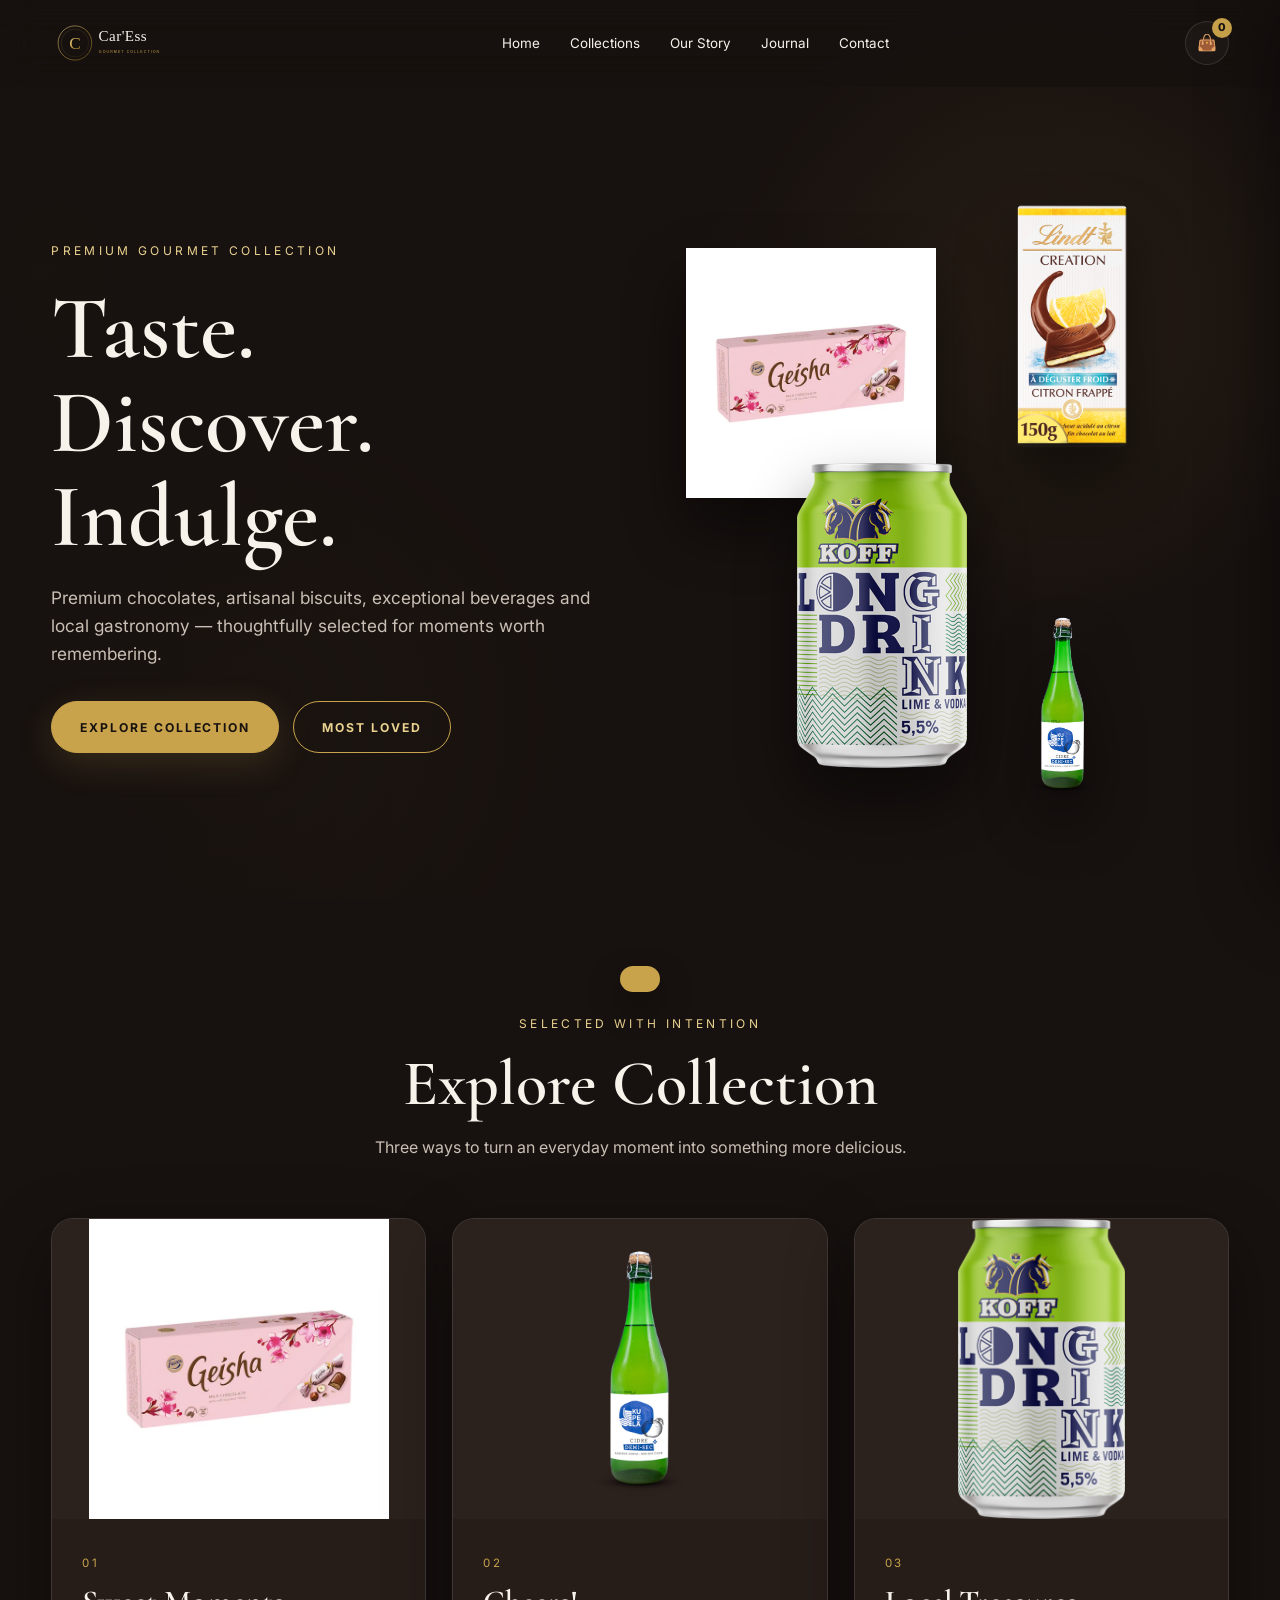
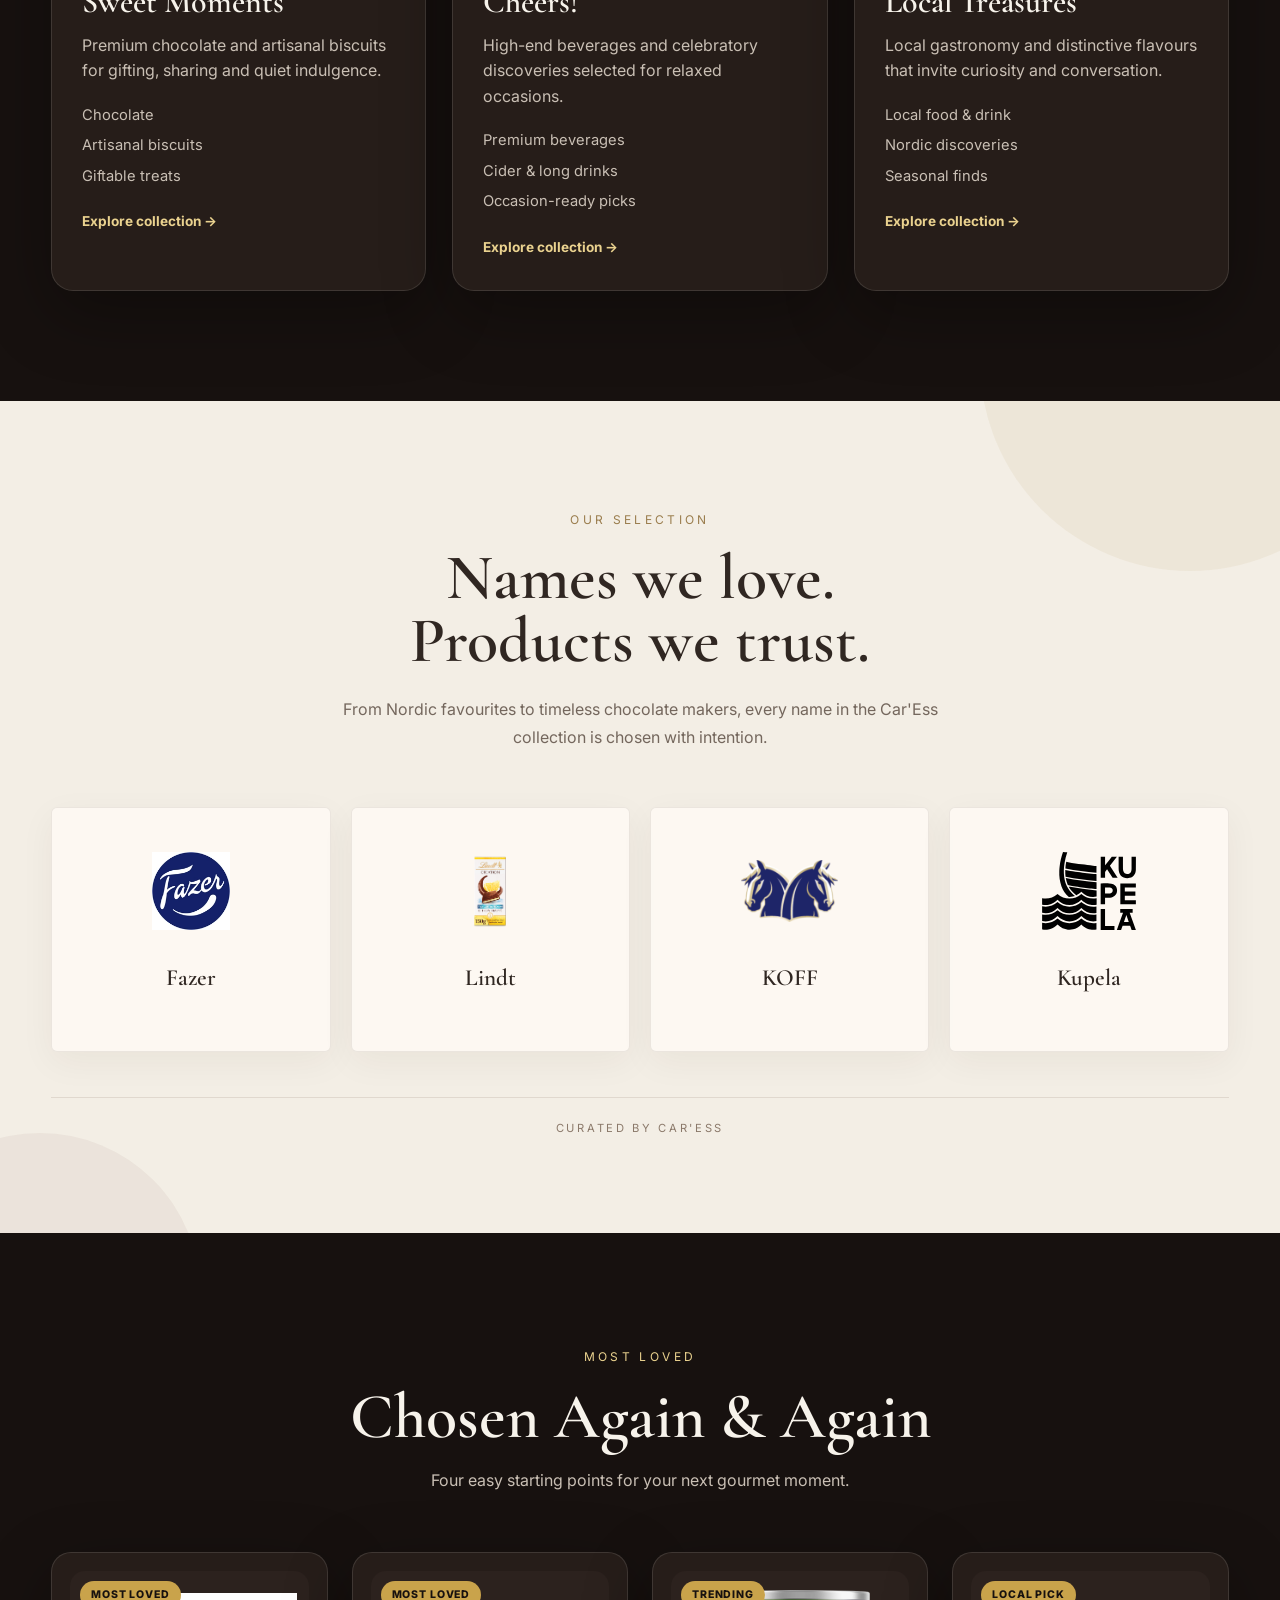
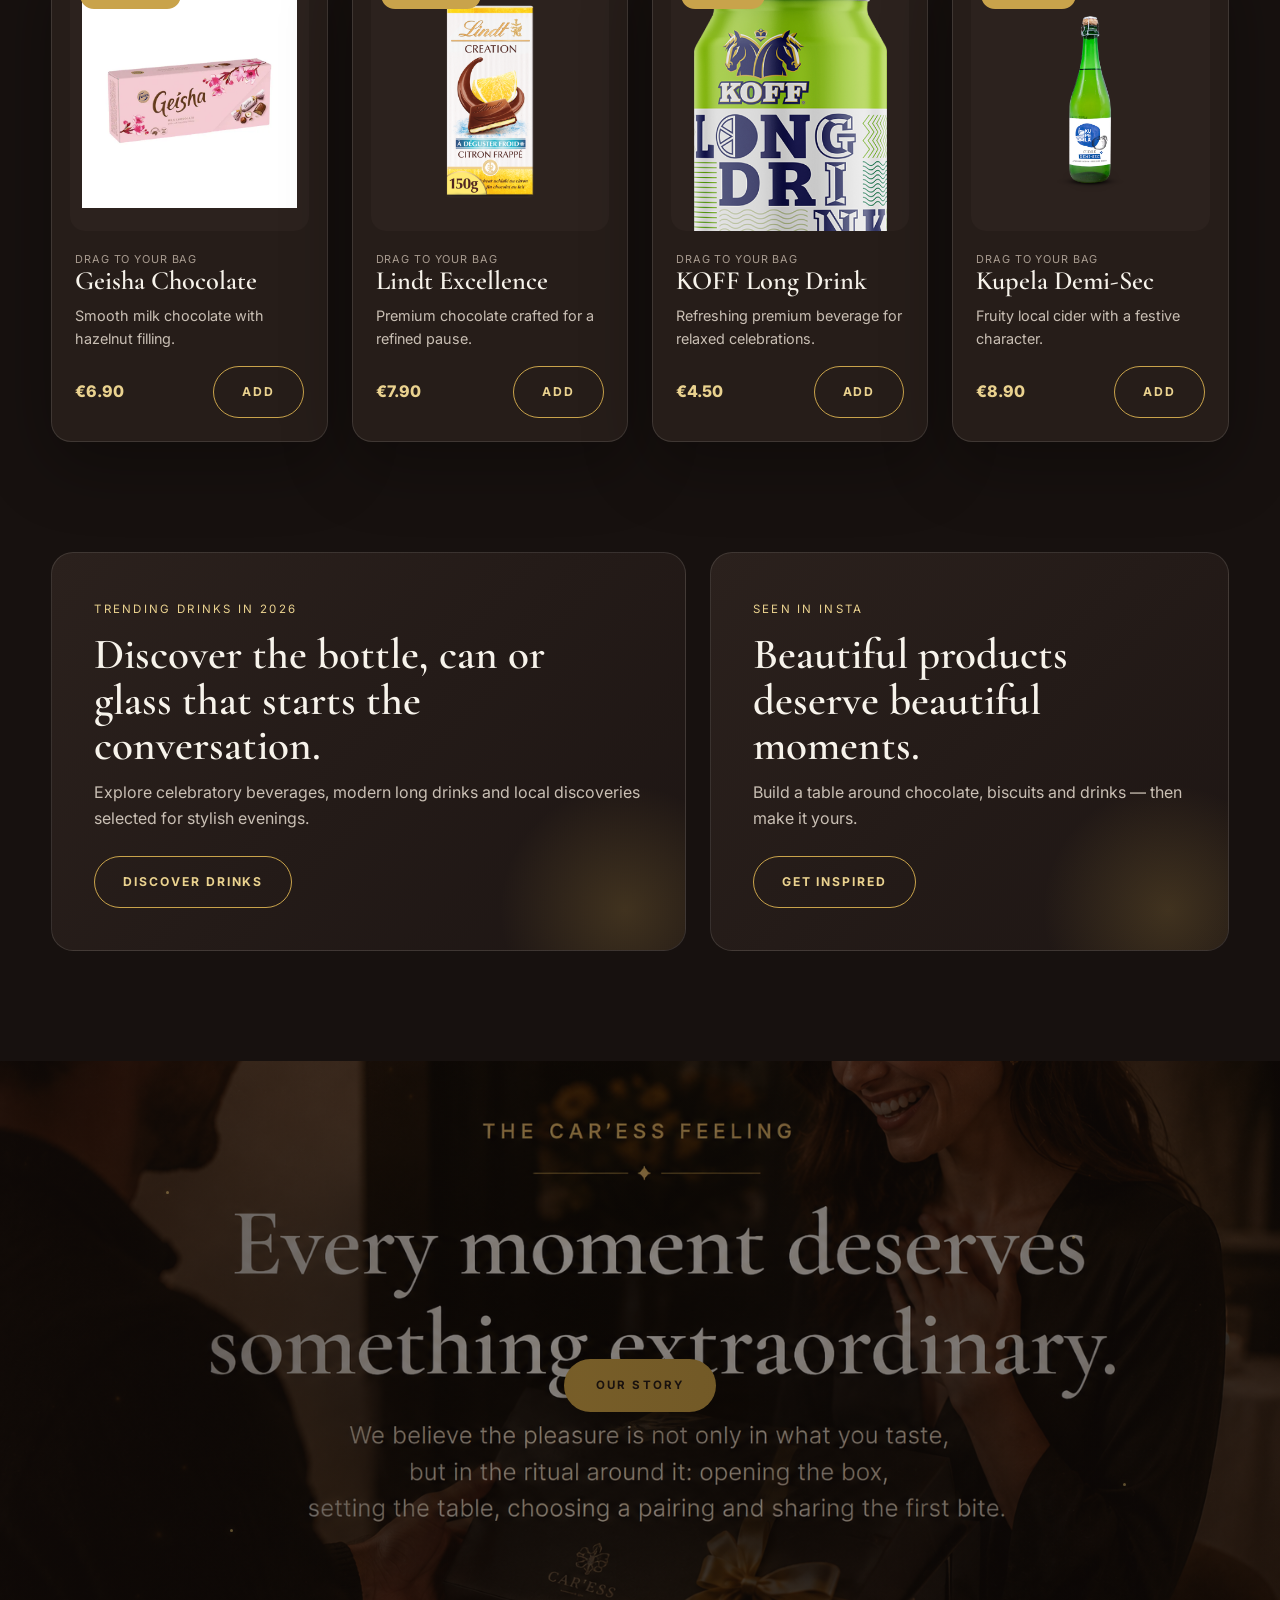
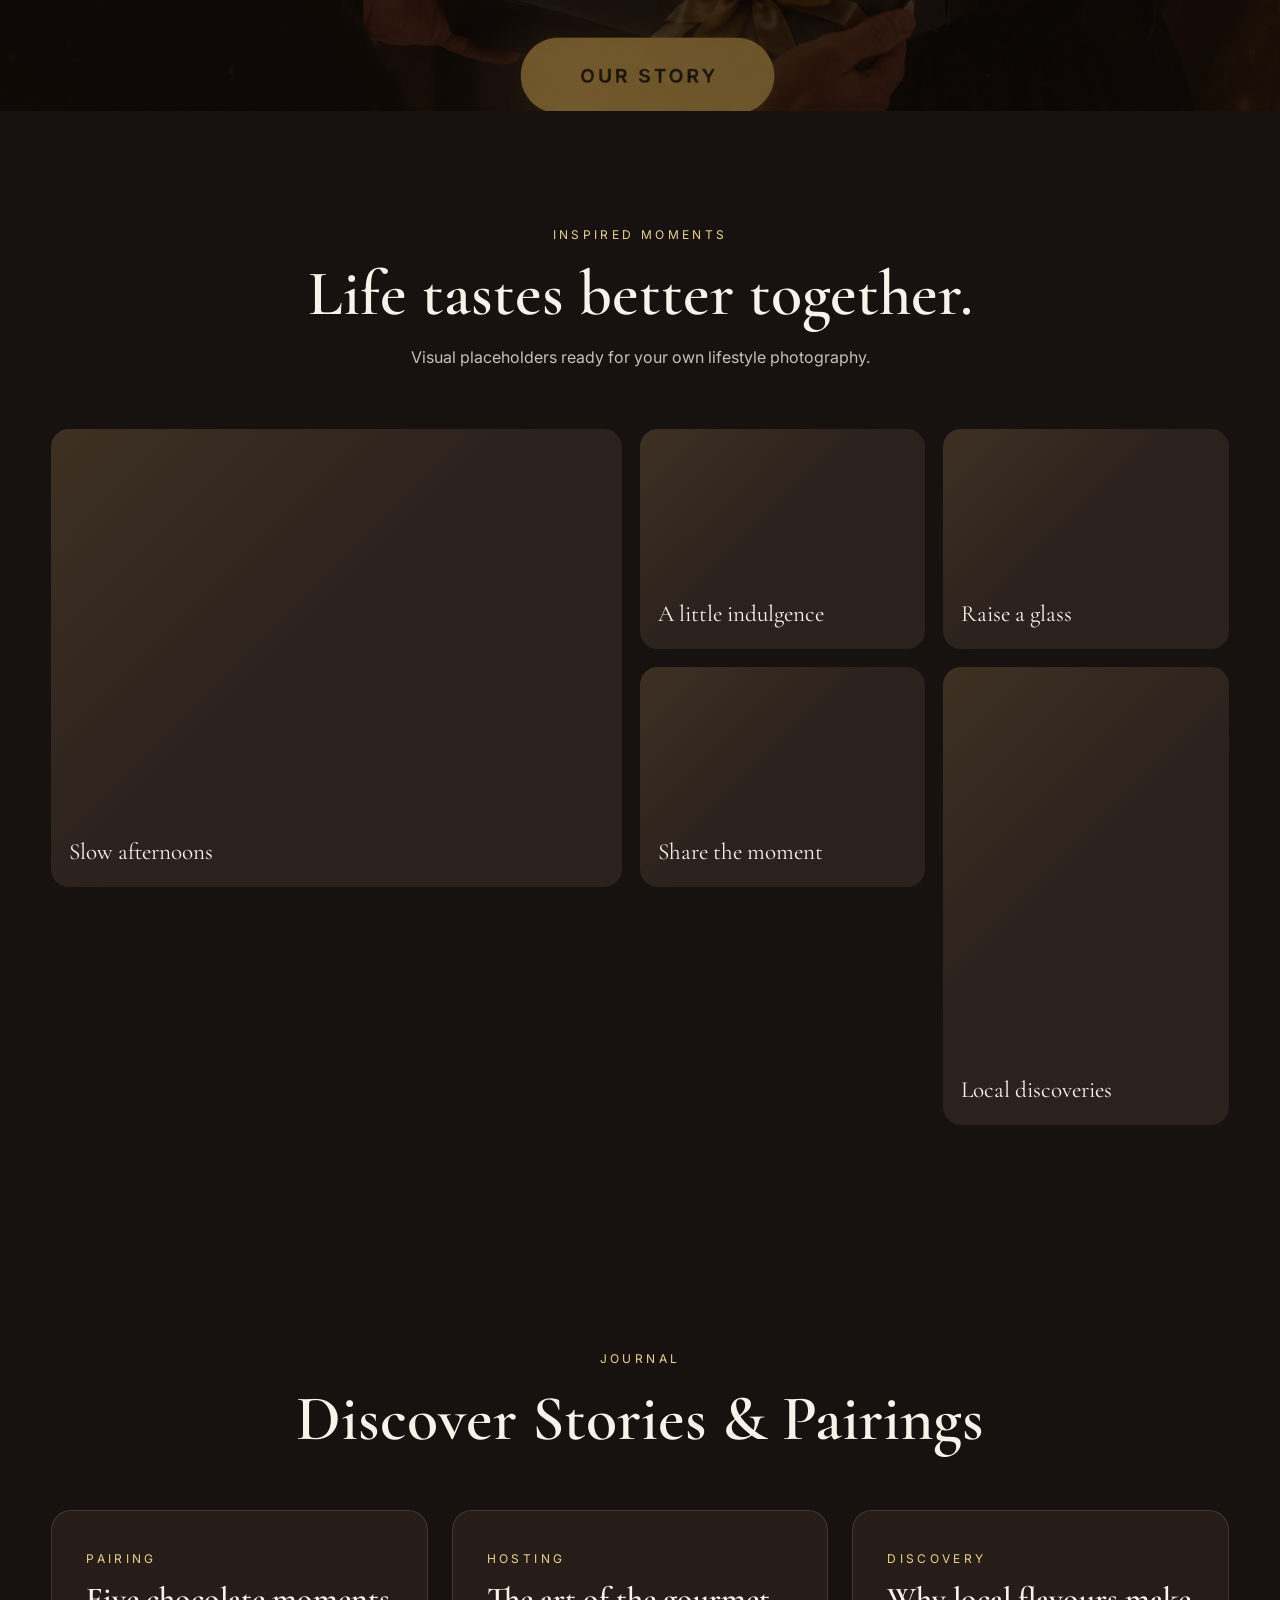
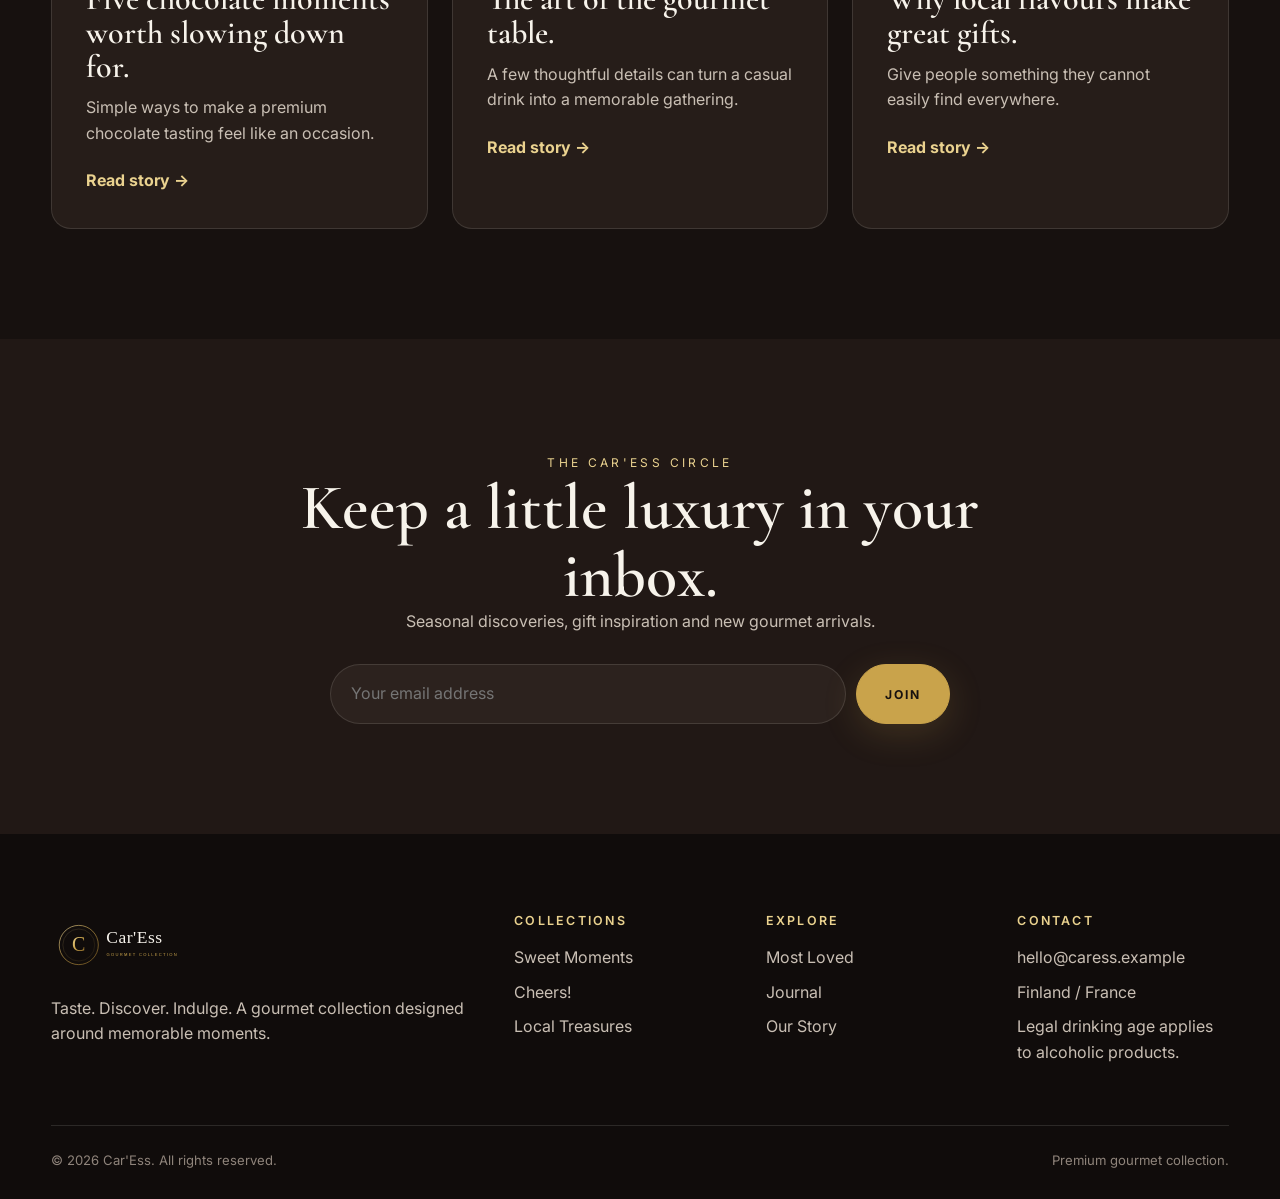
<file: index.html>
<!doctype html><html lang="en"><head><title>Car'Ess | Taste. Discover. Indulge.</title><meta charset="UTF-8"><meta name="viewport" content="width=device-width,initial-scale=1.0">
<meta name="description" content="Car'Ess — premium chocolates, artisanal biscuits, exceptional beverages and local gastronomy.">
<link rel="icon" href="assets/logo.svg" type="image/svg+xml">
<link rel="preconnect" href="https://fonts.googleapis.com"><link rel="preconnect" href="https://fonts.gstatic.com" crossorigin>
<link href="https://fonts.googleapis.com/css2?family=Cormorant+Garamond:wght@400;500;600;700&family=Inter:wght@300;400;500;600;700;800&display=swap" rel="stylesheet">
<link rel="stylesheet" href="css/style.css"><link rel="stylesheet" href="css/animations.css"><link rel="stylesheet" href="css/responsive.css"></head><body><div id="preloader"><img src="assets/logo.svg" alt="Car'Ess"></div><header class="site-header"><div class="container header-inner"><a class="brand" href="index.html"><img src="assets/logo.svg" alt="Car'Ess"></a><nav><ul class="nav-list"><li><a href="index.html">Home</a></li><li class="nav-item"><a href="shop.html">Collections</a><ul class="dropdown-menu"><li><a href="shop.html?category=sweet">Sweet Moments</a></li><li><a href="shop.html?category=cheers">Cheers!</a></li><li><a href="shop.html?category=local">Local Treasures</a></li></ul></li><li><a href="about.html">Our Story</a></li><li><a href="journal.html">Journal</a></li><li><a href="contact.html">Contact</a></li></ul></nav><div class="header-actions"><button class="icon-btn bag-button" data-open-cart aria-label="Open shopping bag">👜<span class="bag-count" data-cart-count>0</span></button><button class="icon-btn menu-toggle" aria-label="Menu">☰</button></div></div></header>
<main>
<section class="hero"><div class="hero-glow"></div><div class="container hero-grid"><div class="hero-copy reveal"><span class="eyebrow">Premium gourmet collection</span><h1>Taste.<br>Discover.<br>Indulge.</h1><p>Premium chocolates, artisanal biscuits, exceptional beverages and local gastronomy — thoughtfully selected for moments worth remembering.</p><div class="hero-actions"><a class="btn btn-primary" href="shop.html">Explore Collection</a><a class="btn btn-ghost" href="#most-loved">Most Loved</a></div></div><div class="hero-stage reveal"><img class="hero-product one" src="assets/images/geisha.webp" alt="Geisha chocolate"><img class="hero-product two" src="assets/images/lindt.webp" alt="Lindt chocolate"><img class="hero-product three" src="assets/images/koff.png" alt="KOFF beverage"><img class="hero-product four" src="assets/images/kupela.webp" alt="Kupela cider"></div></div></section>
<section class="section"><div class="container"><div class="section-head reveal"><span class="section-kicker">Selected with intention</span><h2>Explore Collection</h2><p>Three ways to turn an everyday moment into something more delicious.</p></div><div class="collection-grid">
<article class="collection-card reveal"><img src="assets/images/geisha.webp" alt="Sweet Moments"><div class="collection-body"><span class="collection-number">01</span><h3>Sweet Moments</h3><p>Premium chocolate and artisanal biscuits for gifting, sharing and quiet indulgence.</p><ul><li>Chocolate</li><li>Artisanal biscuits</li><li>Giftable treats</li></ul><a class="collection-link" href="shop.html?category=sweet">Explore collection →</a></div></article>
<article class="collection-card reveal"><img src="assets/images/kupela.webp" alt="Cheers"><div class="collection-body"><span class="collection-number">02</span><h3>Cheers!</h3><p>High-end beverages and celebratory discoveries selected for relaxed occasions.</p><ul><li>Premium beverages</li><li>Cider & long drinks</li><li>Occasion-ready picks</li></ul><a class="collection-link" href="shop.html?category=cheers">Explore collection →</a></div></article>
<article class="collection-card reveal"><img src="assets/images/koff.png" alt="Local Treasures"><div class="collection-body"><span class="collection-number">03</span><h3>Local Treasures</h3><p>Local gastronomy and distinctive flavours that invite curiosity and conversation.</p><ul><li>Local food & drink</li><li>Nordic discoveries</li><li>Seasonal finds</li></ul><a class="collection-link" href="shop.html?category=local">Explore collection →</a></div></article>
</div></div></section>
<section class="section brand-selection-section">
  <div class="container">

    <div class="brand-selection-intro reveal">
      <span class="section-kicker">Our Selection</span>
      <h2>Names we love.<br>Products we trust.</h2>
      <p>
        From Nordic favourites to timeless chocolate makers,
        every name in the Car'Ess collection is chosen with intention.
      </p>
    </div>

    <div class="brand-selection-grid">

      <a class="brand-selection-card reveal" href="shop.html?brand=fazer">
        <div class="brand-logo-wrap">
          <img src="assets/brands/fazer.webp" alt="Fazer">
        </div>
        <span class="brand-selection-name">Fazer</span>
        <span class="brand-selection-link">Discover selection →</span>
      </a>

      <a class="brand-selection-card reveal" href="shop.html?brand=lindt">
        <div class="brand-logo-wrap">
          <img src="assets/brands/lindt.webp" alt="Lindt">
        </div>
        <span class="brand-selection-name">Lindt</span>
        <span class="brand-selection-link">Discover selection →</span>
      </a>

      <a class="brand-selection-card reveal" href="shop.html?brand=koff">
        <div class="brand-logo-wrap">
          <img src="assets/brands/koff.svg" alt="KOFF">
        </div>
        <span class="brand-selection-name">KOFF</span>
        <span class="brand-selection-link">Discover selection →</span>
      </a>

      <a class="brand-selection-card reveal" href="shop.html?brand=kupela">
        <div class="brand-logo-wrap">
          <img src="assets/brands/kupela.svg" alt="Kupela">
        </div>
        <span class="brand-selection-name">Kupela</span>
        <span class="brand-selection-link">Discover selection →</span>
      </a>

    </div>

    <div class="brand-selection-footer reveal">
      <span>Curated by Car'Ess</span>
    </div>

  </div>
</section>
<section id="most-loved" class="section"><div class="container"><div class="section-head reveal"><span class="section-kicker">Most Loved</span><h2>Chosen Again & Again</h2><p>Four easy starting points for your next gourmet moment.</p></div><div class="product-grid">
<article class="product-card reveal" draggable="true" data-cart-drop data-id="geisha" data-name="Geisha Chocolate" data-price="6.90"><span class="badge">Most Loved</span><div class="product-image"><img src="assets/images/geisha.webp" alt="Geisha Chocolate" loading="lazy"></div><div class="product-meta"><div class="drag-hint">Drag to your bag</div><h3>Geisha Chocolate</h3><p>Smooth milk chocolate with hazelnut filling.</p><div class="product-row"><span class="price">€6.90</span><button class="btn btn-ghost" data-add-to-cart data-id="geisha" data-name="Geisha Chocolate" data-price="6.90">Add</button></div></div></article><article class="product-card reveal" draggable="true" data-cart-drop data-id="lindt" data-name="Lindt Excellence" data-price="7.90"><span class="badge">Most Loved</span><div class="product-image"><img src="assets/images/lindt.webp" alt="Lindt Excellence" loading="lazy"></div><div class="product-meta"><div class="drag-hint">Drag to your bag</div><h3>Lindt Excellence</h3><p>Premium chocolate crafted for a refined pause.</p><div class="product-row"><span class="price">€7.90</span><button class="btn btn-ghost" data-add-to-cart data-id="lindt" data-name="Lindt Excellence" data-price="7.90">Add</button></div></div></article><article class="product-card reveal" draggable="true" data-cart-drop data-id="koff" data-name="KOFF Long Drink" data-price="4.50"><span class="badge">Trending</span><div class="product-image"><img src="assets/images/koff.png" alt="KOFF Long Drink" loading="lazy"></div><div class="product-meta"><div class="drag-hint">Drag to your bag</div><h3>KOFF Long Drink</h3><p>Refreshing premium beverage for relaxed celebrations.</p><div class="product-row"><span class="price">€4.50</span><button class="btn btn-ghost" data-add-to-cart data-id="koff" data-name="KOFF Long Drink" data-price="4.50">Add</button></div></div></article><article class="product-card reveal" draggable="true" data-cart-drop data-id="kupela" data-name="Kupela Demi-Sec" data-price="8.90"><span class="badge">Local Pick</span><div class="product-image"><img src="assets/images/kupela.webp" alt="Kupela Demi-Sec" loading="lazy"></div><div class="product-meta"><div class="drag-hint">Drag to your bag</div><h3>Kupela Demi-Sec</h3><p>Fruity local cider with a festive character.</p><div class="product-row"><span class="price">€8.90</span><button class="btn btn-ghost" data-add-to-cart data-id="kupela" data-name="Kupela Demi-Sec" data-price="8.90">Add</button></div></div></article>
</div></div></section>
<section class="section" style="padding-top:0"><div class="container"><div class="promo-grid"><article class="promo-card reveal"><span class="trend-tag">Trending drinks in 2026</span><h3>Discover the bottle, can or glass that starts the conversation.</h3><p>Explore celebratory beverages, modern long drinks and local discoveries selected for stylish evenings.</p><a class="btn btn-ghost" href="shop.html?category=cheers" style="margin-top:24px">Discover drinks</a></article><article class="promo-card reveal"><span class="trend-tag">Seen in Insta</span><h3>Beautiful products deserve beautiful moments.</h3><p>Build a table around chocolate, biscuits and drinks — then make it yours.</p><a class="btn btn-ghost" href="journal.html" style="margin-top:24px">Get inspired</a></article></div></div></section>
<section class="feeling-hero">
  <div class="feeling-hero-overlay"></div>

  <div class="feeling-hero-content">
    <a class="feeling-hero-button" href="about.html">
      OUR STORY
    </a>
  </div>

  <div class="feeling-sparkles" aria-hidden="true">
    <span></span>
    <span></span>
    <span></span>
    <span></span>
  </div>
</section>
   

<section class="section"><div class="container"><div class="section-head reveal"><span class="section-kicker">Inspired Moments</span><h2>Life tastes better together.</h2><p>Visual placeholders ready for your own lifestyle photography.</p></div><div class="gallery"><div class="gallery-item large reveal"><div class="gallery-caption">Slow afternoons</div></div><div class="gallery-item reveal"><div class="gallery-caption">A little indulgence</div></div><div class="gallery-item reveal"><div class="gallery-caption">Raise a glass</div></div><div class="gallery-item reveal"><div class="gallery-caption">Share the moment</div></div><div class="gallery-item tall reveal"><div class="gallery-caption">Local discoveries</div></div></div></div></section>
<section class="section"><div class="container"><div class="section-head reveal"><span class="section-kicker">Journal</span><h2>Discover Stories & Pairings</h2></div><div class="journal-grid"><article class="journal-card reveal"><span class="section-kicker">Pairing</span><h3>Five chocolate moments worth slowing down for.</h3><p>Simple ways to make a premium chocolate tasting feel like an occasion.</p><a href="journal.html">Read story →</a></article><article class="journal-card reveal"><span class="section-kicker">Hosting</span><h3>The art of the gourmet table.</h3><p>A few thoughtful details can turn a casual drink into a memorable gathering.</p><a href="journal.html">Read story →</a></article><article class="journal-card reveal"><span class="section-kicker">Discovery</span><h3>Why local flavours make great gifts.</h3><p>Give people something they cannot easily find everywhere.</p><a href="journal.html">Read story →</a></article></div></div></section>
<section class="section newsletter"><div class="container newsletter-box reveal"><span class="section-kicker">The Car'Ess Circle</span><h2>Keep a little luxury in your inbox.</h2><p>Seasonal discoveries, gift inspiration and new gourmet arrivals.</p><form class="newsletter-form" onsubmit="event.preventDefault();alert('Thank you for joining the Car\'Ess Circle.');"><input type="email" placeholder="Your email address" required><button class="btn btn-primary">Join</button></form></div></section>
</main><div class="drawer-backdrop"></div><aside class="cart-drawer"><div class="drawer-head"><h3>Your Curated Selection</h3><button data-close-cart>×</button></div><div class="cart-items"></div><div class="drawer-foot"><div class="total-row"><span>Total</span><strong data-cart-total>€0.00</strong></div><a class="btn btn-primary full" href="contact.html">Confirm your Car'Ess moment</a><p style="font-size:.72rem;margin-top:12px">Demo storefront — connect payment, delivery and order processing before launch.</p></div></aside><div class="toast" role="status"></div><footer class="site-footer"><div class="container footer-grid"><div class="footer-brand"><img src="assets/logo.svg" alt="Car'Ess"><p>Taste. Discover. Indulge. A gourmet collection designed around memorable moments.</p></div><div class="footer-col"><h4>Collections</h4><ul><li><a href="shop.html?category=sweet">Sweet Moments</a></li><li><a href="shop.html?category=cheers">Cheers!</a></li><li><a href="shop.html?category=local">Local Treasures</a></li></ul></div><div class="footer-col"><h4>Explore</h4><ul><li><a href="shop.html">Most Loved</a></li><li><a href="journal.html">Journal</a></li><li><a href="about.html">Our Story</a></li></ul></div><div class="footer-col"><h4>Contact</h4><ul><li><a href="mailto:hello@caress.example">hello@caress.example</a></li><li>Finland / France</li><li>Legal drinking age applies to alcoholic products.</li></ul></div></div><div class="container footer-bottom"><span>© 2026 Car'Ess. All rights reserved.</span><span>Premium gourmet collection.</span></div></footer><script src="js/app.js"></script></body></html>
</file>
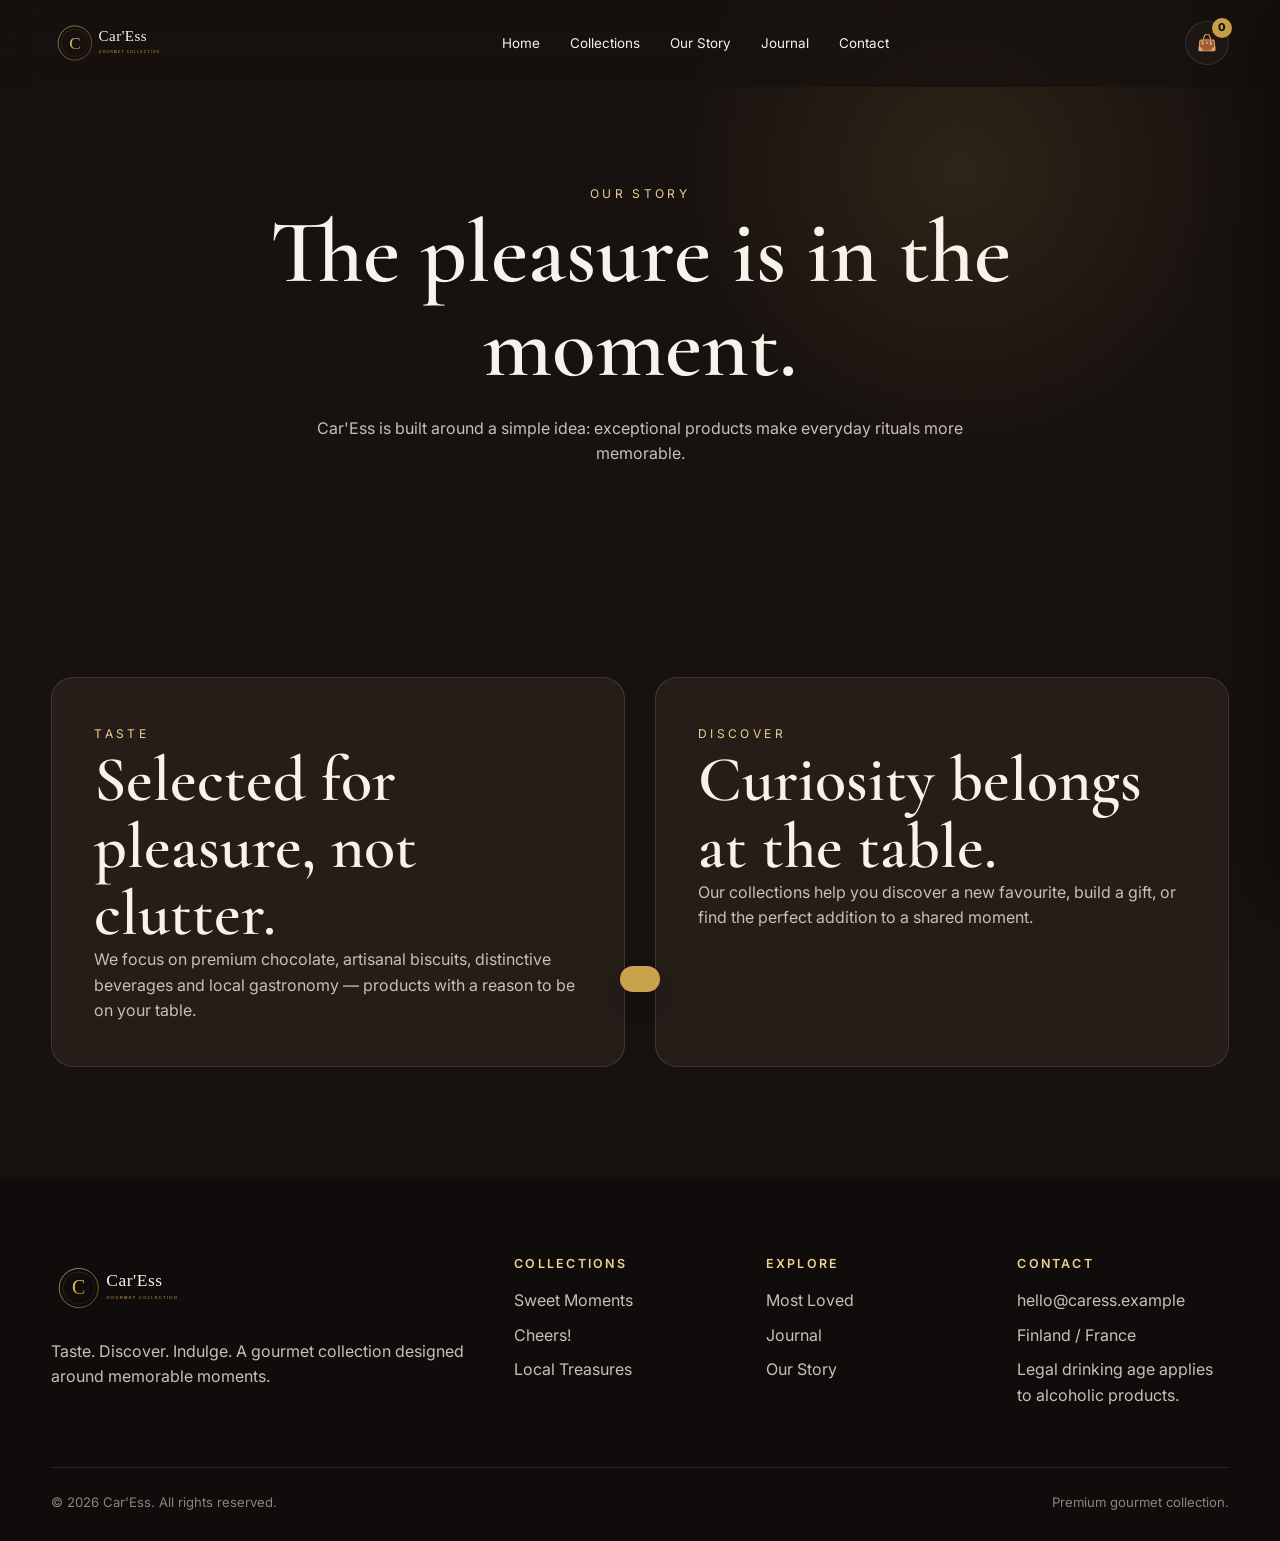
<file: about.html>
<!doctype html><html lang="en"><head><title>Our Story | Car'Ess</title><meta charset="UTF-8"><meta name="viewport" content="width=device-width,initial-scale=1.0">
<meta name="description" content="Car'Ess — premium chocolates, artisanal biscuits, exceptional beverages and local gastronomy.">
<link rel="icon" href="assets/logo.svg" type="image/svg+xml">
<link rel="preconnect" href="https://fonts.googleapis.com"><link rel="preconnect" href="https://fonts.gstatic.com" crossorigin>
<link href="https://fonts.googleapis.com/css2?family=Cormorant+Garamond:wght@400;500;600;700&family=Inter:wght@300;400;500;600;700;800&display=swap" rel="stylesheet">
<link rel="stylesheet" href="css/style.css"><link rel="stylesheet" href="css/animations.css"><link rel="stylesheet" href="css/responsive.css"></head><body><header class="site-header"><div class="container header-inner"><a class="brand" href="index.html"><img src="assets/logo.svg" alt="Car'Ess"></a><nav><ul class="nav-list"><li><a href="index.html">Home</a></li><li class="nav-item"><a href="shop.html">Collections</a><ul class="dropdown-menu"><li><a href="shop.html?category=sweet">Sweet Moments</a></li><li><a href="shop.html?category=cheers">Cheers!</a></li><li><a href="shop.html?category=local">Local Treasures</a></li></ul></li><li><a href="about.html">Our Story</a></li><li><a href="journal.html">Journal</a></li><li><a href="contact.html">Contact</a></li></ul></nav><div class="header-actions"><button class="icon-btn bag-button" data-open-cart aria-label="Open shopping bag">👜<span class="bag-count" data-cart-count>0</span></button><button class="icon-btn menu-toggle" aria-label="Menu">☰</button></div></div></header><main><section class="page-hero"><div class="container reveal"><span class="section-kicker">Our Story</span><h1>The pleasure is in the moment.</h1><p>Car'Ess is built around a simple idea: exceptional products make everyday rituals more memorable.</p></div></section><section class="section"><div class="container about-grid"><div class="about-card reveal"><span class="section-kicker">Taste</span><h2>Selected for pleasure, not clutter.</h2><p>We focus on premium chocolate, artisanal biscuits, distinctive beverages and local gastronomy — products with a reason to be on your table.</p></div><div class="about-card reveal"><span class="section-kicker">Discover</span><h2>Curiosity belongs at the table.</h2><p>Our collections help you discover a new favourite, build a gift, or find the perfect addition to a shared moment.</p></div></div></section></main><div class="drawer-backdrop"></div><aside class="cart-drawer"><div class="drawer-head"><h3>Your Curated Selection</h3><button data-close-cart>×</button></div><div class="cart-items"></div><div class="drawer-foot"><div class="total-row"><span>Total</span><strong data-cart-total>€0.00</strong></div><a class="btn btn-primary full" href="contact.html">Continue to checkout</a><p style="font-size:.72rem;margin-top:12px">Demo storefront — connect payment, delivery and order processing before launch.</p></div></aside><div class="toast" role="status"></div><footer class="site-footer"><div class="container footer-grid"><div class="footer-brand"><img src="assets/logo.svg" alt="Car'Ess"><p>Taste. Discover. Indulge. A gourmet collection designed around memorable moments.</p></div><div class="footer-col"><h4>Collections</h4><ul><li><a href="shop.html?category=sweet">Sweet Moments</a></li><li><a href="shop.html?category=cheers">Cheers!</a></li><li><a href="shop.html?category=local">Local Treasures</a></li></ul></div><div class="footer-col"><h4>Explore</h4><ul><li><a href="shop.html">Most Loved</a></li><li><a href="journal.html">Journal</a></li><li><a href="about.html">Our Story</a></li></ul></div><div class="footer-col"><h4>Contact</h4><ul><li><a href="mailto:hello@caress.example">hello@caress.example</a></li><li>Finland / France</li><li>Legal drinking age applies to alcoholic products.</li></ul></div></div><div class="container footer-bottom"><span>© 2026 Car'Ess. All rights reserved.</span><span>Premium gourmet collection.</span></div></footer><script src="js/app.js"></script></body></html>
</file>
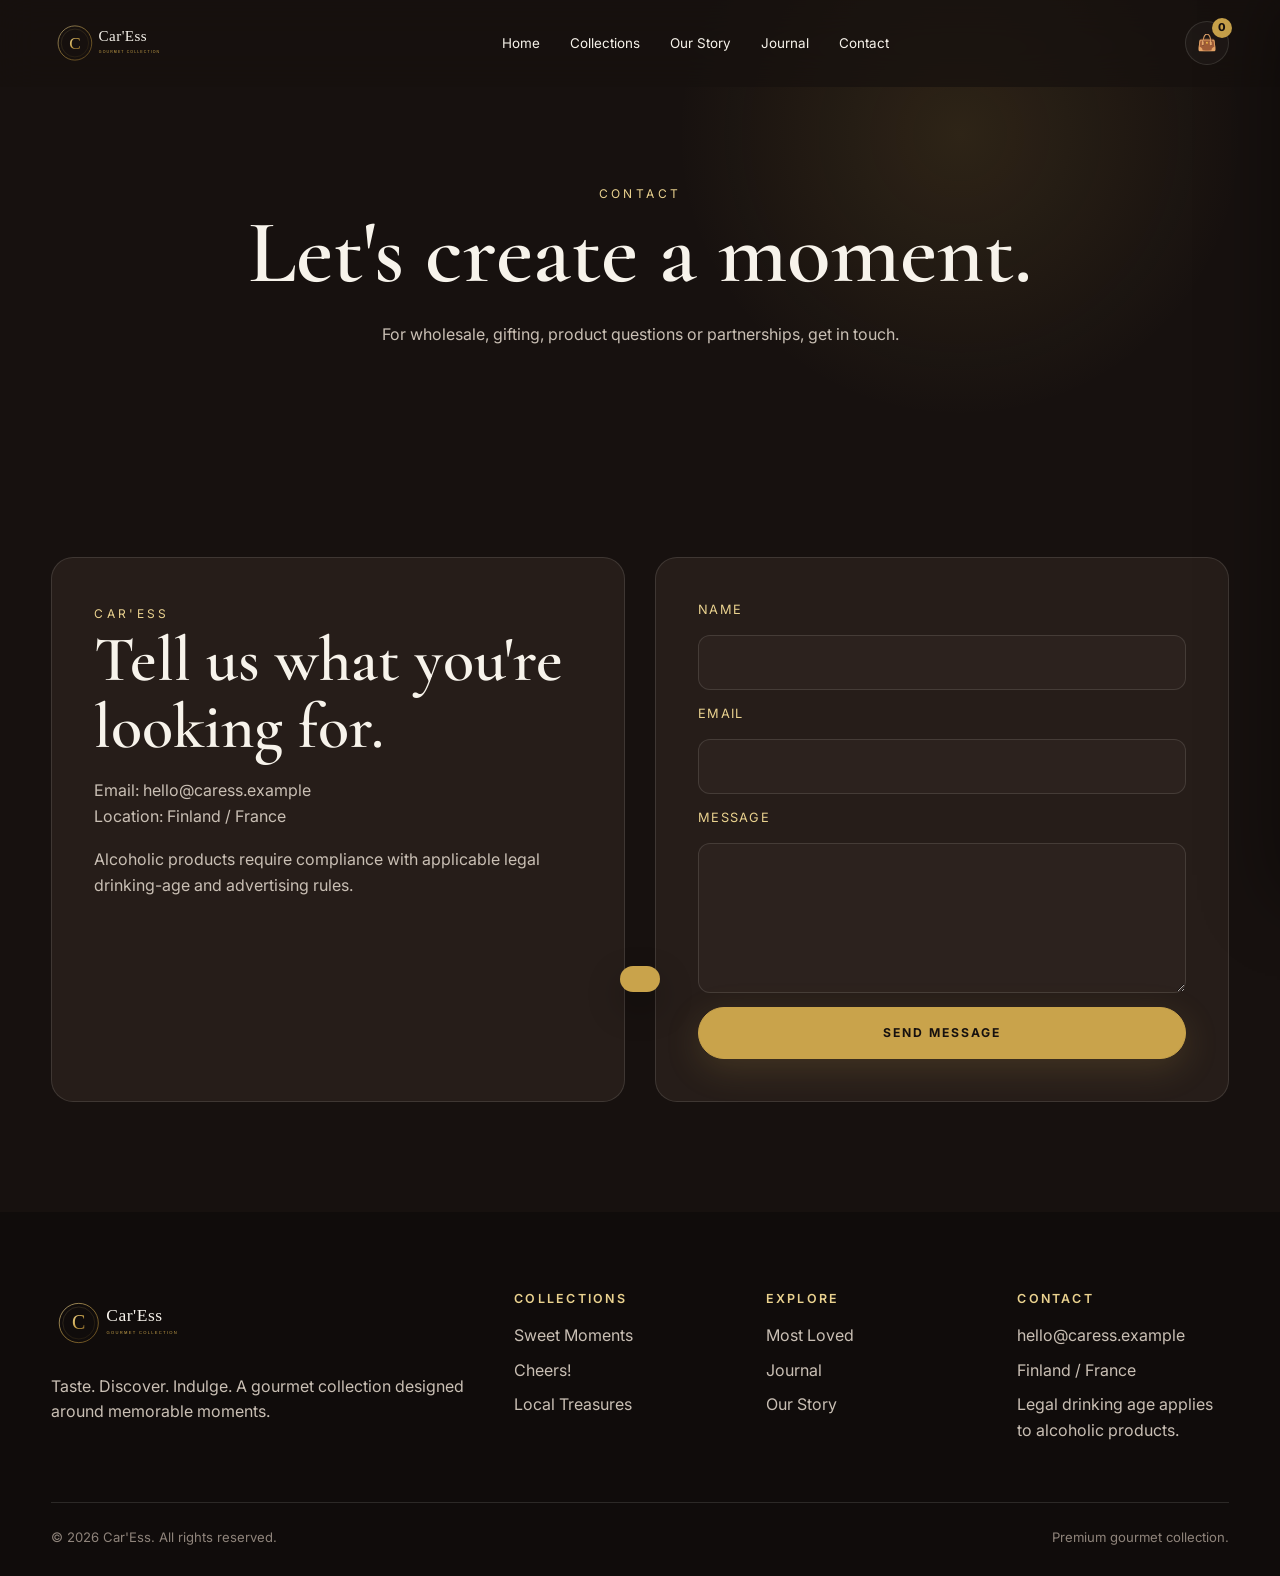
<file: contact.html>
<!doctype html><html lang="en"><head><title>Contact | Car'Ess</title><meta charset="UTF-8"><meta name="viewport" content="width=device-width,initial-scale=1.0">
<meta name="description" content="Car'Ess — premium chocolates, artisanal biscuits, exceptional beverages and local gastronomy.">
<link rel="icon" href="assets/logo.svg" type="image/svg+xml">
<link rel="preconnect" href="https://fonts.googleapis.com"><link rel="preconnect" href="https://fonts.gstatic.com" crossorigin>
<link href="https://fonts.googleapis.com/css2?family=Cormorant+Garamond:wght@400;500;600;700&family=Inter:wght@300;400;500;600;700;800&display=swap" rel="stylesheet">
<link rel="stylesheet" href="css/style.css"><link rel="stylesheet" href="css/animations.css"><link rel="stylesheet" href="css/responsive.css"></head><body><header class="site-header"><div class="container header-inner"><a class="brand" href="index.html"><img src="assets/logo.svg" alt="Car'Ess"></a><nav><ul class="nav-list"><li><a href="index.html">Home</a></li><li class="nav-item"><a href="shop.html">Collections</a><ul class="dropdown-menu"><li><a href="shop.html?category=sweet">Sweet Moments</a></li><li><a href="shop.html?category=cheers">Cheers!</a></li><li><a href="shop.html?category=local">Local Treasures</a></li></ul></li><li><a href="about.html">Our Story</a></li><li><a href="journal.html">Journal</a></li><li><a href="contact.html">Contact</a></li></ul></nav><div class="header-actions"><button class="icon-btn bag-button" data-open-cart aria-label="Open shopping bag">👜<span class="bag-count" data-cart-count>0</span></button><button class="icon-btn menu-toggle" aria-label="Menu">☰</button></div></div></header><main><section class="page-hero"><div class="container reveal"><span class="section-kicker">Contact</span><h1>Let's create a moment.</h1><p>For wholesale, gifting, product questions or partnerships, get in touch.</p></div></section><section class="section"><div class="container contact-grid"><div class="contact-card reveal"><span class="section-kicker">Car'Ess</span><h2>Tell us what you're looking for.</h2><p style="margin-top:18px">Email: hello@caress.example</p><p>Location: Finland / France</p><p style="margin-top:18px">Alcoholic products require compliance with applicable legal drinking-age and advertising rules.</p></div><div class="contact-card reveal"><form class="contact-form" onsubmit="event.preventDefault();alert('Thank you — connect this form to your email or CRM before launch.');"><label>Name</label><input required><label>Email</label><input type="email" required><label>Message</label><textarea required></textarea><button class="btn btn-primary">Send message</button></form></div></div></section></main><div class="drawer-backdrop"></div><aside class="cart-drawer"><div class="drawer-head"><h3>Your Curated Selection</h3><button data-close-cart>×</button></div><div class="cart-items"></div><div class="drawer-foot"><div class="total-row"><span>Total</span><strong data-cart-total>€0.00</strong></div><a class="btn btn-primary full" href="contact.html">Continue to checkout</a><p style="font-size:.72rem;margin-top:12px">Demo storefront — connect payment, delivery and order processing before launch.</p></div></aside><div class="toast" role="status"></div><footer class="site-footer"><div class="container footer-grid"><div class="footer-brand"><img src="assets/logo.svg" alt="Car'Ess"><p>Taste. Discover. Indulge. A gourmet collection designed around memorable moments.</p></div><div class="footer-col"><h4>Collections</h4><ul><li><a href="shop.html?category=sweet">Sweet Moments</a></li><li><a href="shop.html?category=cheers">Cheers!</a></li><li><a href="shop.html?category=local">Local Treasures</a></li></ul></div><div class="footer-col"><h4>Explore</h4><ul><li><a href="shop.html">Most Loved</a></li><li><a href="journal.html">Journal</a></li><li><a href="about.html">Our Story</a></li></ul></div><div class="footer-col"><h4>Contact</h4><ul><li><a href="mailto:hello@caress.example">hello@caress.example</a></li><li>Finland / France</li><li>Legal drinking age applies to alcoholic products.</li></ul></div></div><div class="container footer-bottom"><span>© 2026 Car'Ess. All rights reserved.</span><span>Premium gourmet collection.</span></div></footer><script src="js/app.js"></script></body></html>
</file>
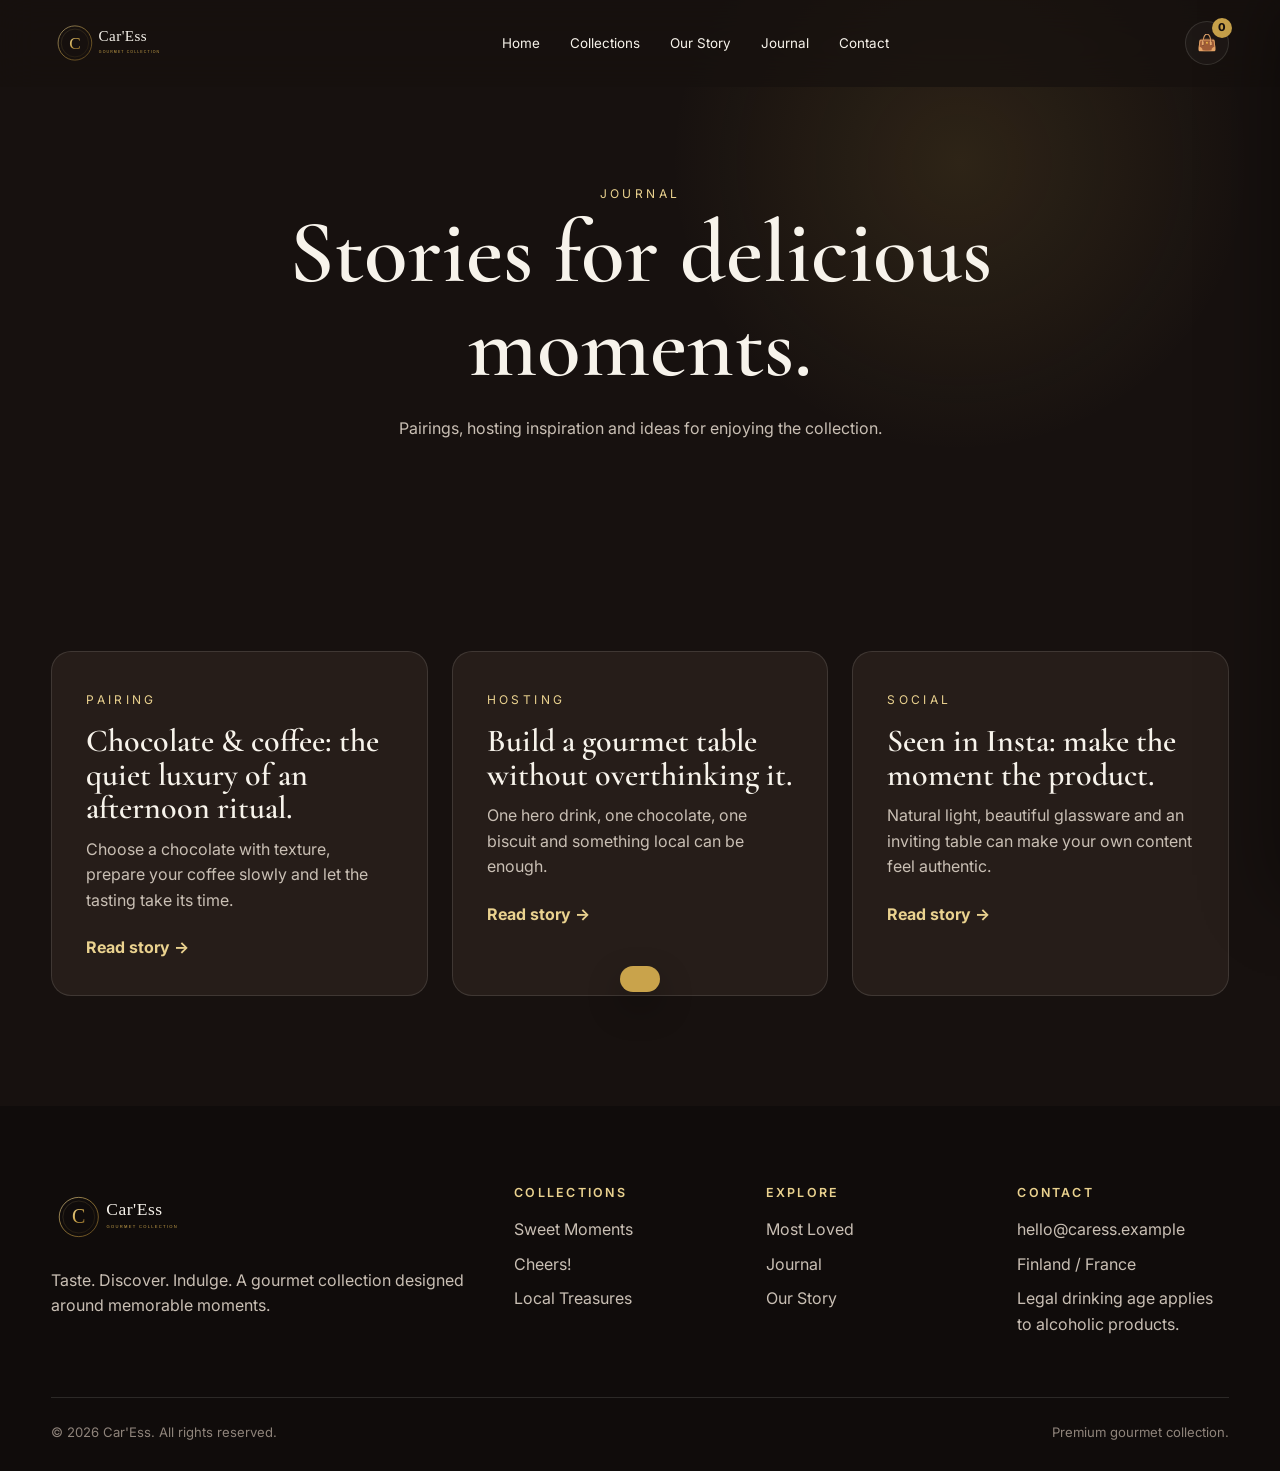
<file: journal.html>
<!doctype html><html lang="en"><head><title>Journal | Car'Ess</title><meta charset="UTF-8"><meta name="viewport" content="width=device-width,initial-scale=1.0">
<meta name="description" content="Car'Ess — premium chocolates, artisanal biscuits, exceptional beverages and local gastronomy.">
<link rel="icon" href="assets/logo.svg" type="image/svg+xml">
<link rel="preconnect" href="https://fonts.googleapis.com"><link rel="preconnect" href="https://fonts.gstatic.com" crossorigin>
<link href="https://fonts.googleapis.com/css2?family=Cormorant+Garamond:wght@400;500;600;700&family=Inter:wght@300;400;500;600;700;800&display=swap" rel="stylesheet">
<link rel="stylesheet" href="css/style.css"><link rel="stylesheet" href="css/animations.css"><link rel="stylesheet" href="css/responsive.css"></head><body><header class="site-header"><div class="container header-inner"><a class="brand" href="index.html"><img src="assets/logo.svg" alt="Car'Ess"></a><nav><ul class="nav-list"><li><a href="index.html">Home</a></li><li class="nav-item"><a href="shop.html">Collections</a><ul class="dropdown-menu"><li><a href="shop.html?category=sweet">Sweet Moments</a></li><li><a href="shop.html?category=cheers">Cheers!</a></li><li><a href="shop.html?category=local">Local Treasures</a></li></ul></li><li><a href="about.html">Our Story</a></li><li><a href="journal.html">Journal</a></li><li><a href="contact.html">Contact</a></li></ul></nav><div class="header-actions"><button class="icon-btn bag-button" data-open-cart aria-label="Open shopping bag">👜<span class="bag-count" data-cart-count>0</span></button><button class="icon-btn menu-toggle" aria-label="Menu">☰</button></div></div></header><main><section class="page-hero"><div class="container reveal"><span class="section-kicker">Journal</span><h1>Stories for delicious moments.</h1><p>Pairings, hosting inspiration and ideas for enjoying the collection.</p></div></section><section class="section"><div class="container journal-grid"><article class="journal-card reveal"><span class="section-kicker">Pairing</span><h3>Chocolate & coffee: the quiet luxury of an afternoon ritual.</h3><p>Choose a chocolate with texture, prepare your coffee slowly and let the tasting take its time.</p><a href="#">Read story →</a></article><article class="journal-card reveal"><span class="section-kicker">Hosting</span><h3>Build a gourmet table without overthinking it.</h3><p>One hero drink, one chocolate, one biscuit and something local can be enough.</p><a href="#">Read story →</a></article><article class="journal-card reveal"><span class="section-kicker">Social</span><h3>Seen in Insta: make the moment the product.</h3><p>Natural light, beautiful glassware and an inviting table can make your own content feel authentic.</p><a href="#">Read story →</a></article></div></section></main><div class="drawer-backdrop"></div><aside class="cart-drawer"><div class="drawer-head"><h3>Your Curated Selection</h3><button data-close-cart>×</button></div><div class="cart-items"></div><div class="drawer-foot"><div class="total-row"><span>Total</span><strong data-cart-total>€0.00</strong></div><a class="btn btn-primary full" href="contact.html">Continue to checkout</a><p style="font-size:.72rem;margin-top:12px">Demo storefront — connect payment, delivery and order processing before launch.</p></div></aside><div class="toast" role="status"></div><footer class="site-footer"><div class="container footer-grid"><div class="footer-brand"><img src="assets/logo.svg" alt="Car'Ess"><p>Taste. Discover. Indulge. A gourmet collection designed around memorable moments.</p></div><div class="footer-col"><h4>Collections</h4><ul><li><a href="shop.html?category=sweet">Sweet Moments</a></li><li><a href="shop.html?category=cheers">Cheers!</a></li><li><a href="shop.html?category=local">Local Treasures</a></li></ul></div><div class="footer-col"><h4>Explore</h4><ul><li><a href="shop.html">Most Loved</a></li><li><a href="journal.html">Journal</a></li><li><a href="about.html">Our Story</a></li></ul></div><div class="footer-col"><h4>Contact</h4><ul><li><a href="mailto:hello@caress.example">hello@caress.example</a></li><li>Finland / France</li><li>Legal drinking age applies to alcoholic products.</li></ul></div></div><div class="container footer-bottom"><span>© 2026 Car'Ess. All rights reserved.</span><span>Premium gourmet collection.</span></div></footer><script src="js/app.js"></script></body></html>
</file>
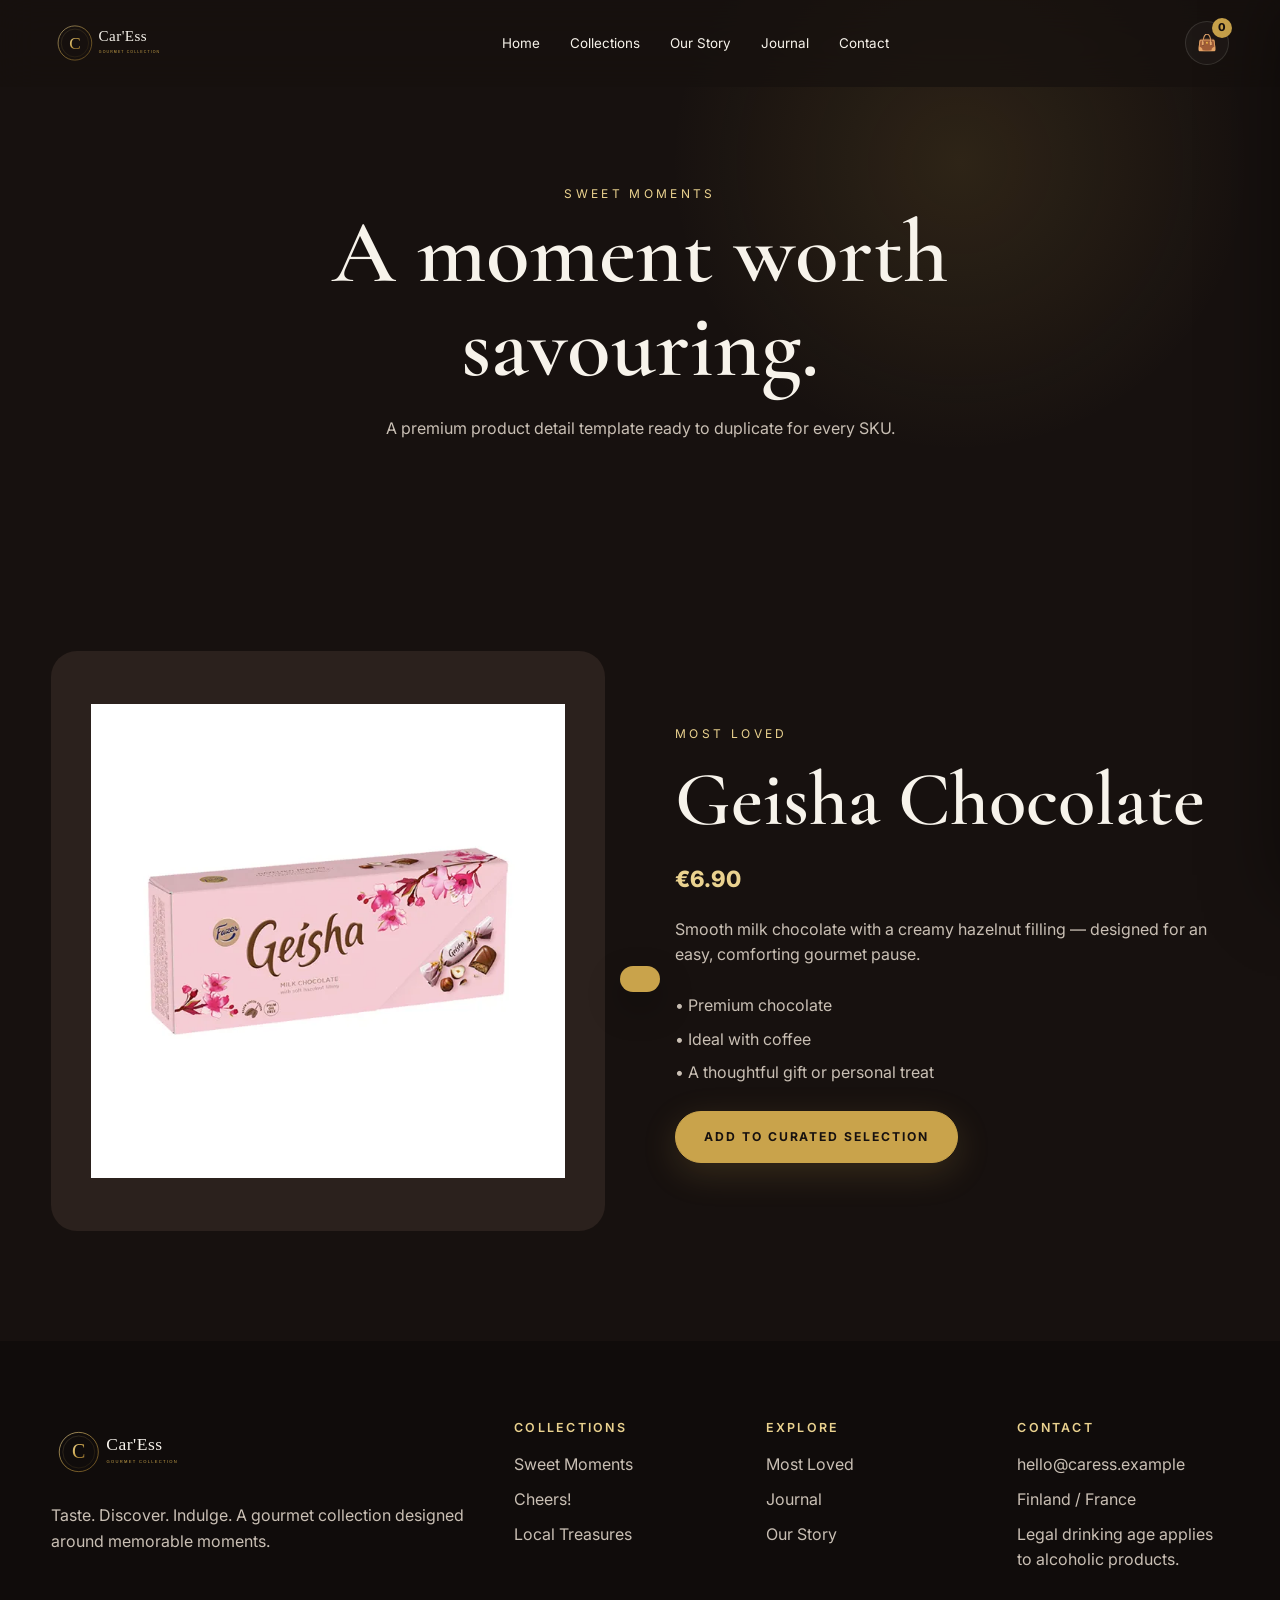
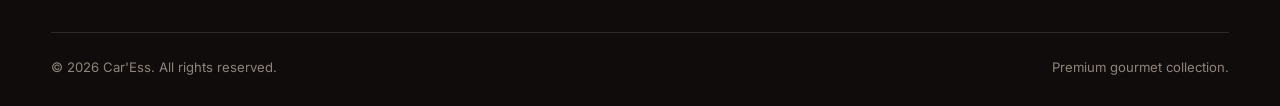
<file: product.html>
<!doctype html><html lang="en"><head><title>Geisha Chocolate | Car'Ess</title><meta charset="UTF-8"><meta name="viewport" content="width=device-width,initial-scale=1.0">
<meta name="description" content="Car'Ess — premium chocolates, artisanal biscuits, exceptional beverages and local gastronomy.">
<link rel="icon" href="assets/logo.svg" type="image/svg+xml">
<link rel="preconnect" href="https://fonts.googleapis.com"><link rel="preconnect" href="https://fonts.gstatic.com" crossorigin>
<link href="https://fonts.googleapis.com/css2?family=Cormorant+Garamond:wght@400;500;600;700&family=Inter:wght@300;400;500;600;700;800&display=swap" rel="stylesheet">
<link rel="stylesheet" href="css/style.css"><link rel="stylesheet" href="css/animations.css"><link rel="stylesheet" href="css/responsive.css"></head><body><header class="site-header"><div class="container header-inner"><a class="brand" href="index.html"><img src="assets/logo.svg" alt="Car'Ess"></a><nav><ul class="nav-list"><li><a href="index.html">Home</a></li><li class="nav-item"><a href="shop.html">Collections</a><ul class="dropdown-menu"><li><a href="shop.html?category=sweet">Sweet Moments</a></li><li><a href="shop.html?category=cheers">Cheers!</a></li><li><a href="shop.html?category=local">Local Treasures</a></li></ul></li><li><a href="about.html">Our Story</a></li><li><a href="journal.html">Journal</a></li><li><a href="contact.html">Contact</a></li></ul></nav><div class="header-actions"><button class="icon-btn bag-button" data-open-cart aria-label="Open shopping bag">👜<span class="bag-count" data-cart-count>0</span></button><button class="icon-btn menu-toggle" aria-label="Menu">☰</button></div></div></header><main><section class="page-hero"><div class="container reveal"><span class="section-kicker">Sweet Moments</span><h1>A moment worth savouring.</h1><p>A premium product detail template ready to duplicate for every SKU.</p></div></section><section class="section"><div class="container product-detail"><div class="product-detail-media reveal"><img src="assets/images/geisha.webp" alt="Geisha Chocolate"></div><div class="reveal"><span class="section-kicker">Most Loved</span><h1>Geisha Chocolate</h1><p class="detail-price">€6.90</p><p>Smooth milk chocolate with a creamy hazelnut filling — designed for an easy, comforting gourmet pause.</p><ul class="bullets"><li>• Premium chocolate</li><li>• Ideal with coffee</li><li>• A thoughtful gift or personal treat</li></ul><button class="btn btn-primary" data-add-to-cart data-id="geisha" data-name="Geisha Chocolate" data-price="6.90">Add to curated selection</button></div></div></section></main><div class="drawer-backdrop"></div><aside class="cart-drawer"><div class="drawer-head"><h3>Your Curated Selection</h3><button data-close-cart>×</button></div><div class="cart-items"></div><div class="drawer-foot"><div class="total-row"><span>Total</span><strong data-cart-total>€0.00</strong></div><a class="btn btn-primary full" href="contact.html">Continue to checkout</a><p style="font-size:.72rem;margin-top:12px">Demo storefront — connect payment, delivery and order processing before launch.</p></div></aside><div class="toast" role="status"></div><footer class="site-footer"><div class="container footer-grid"><div class="footer-brand"><img src="assets/logo.svg" alt="Car'Ess"><p>Taste. Discover. Indulge. A gourmet collection designed around memorable moments.</p></div><div class="footer-col"><h4>Collections</h4><ul><li><a href="shop.html?category=sweet">Sweet Moments</a></li><li><a href="shop.html?category=cheers">Cheers!</a></li><li><a href="shop.html?category=local">Local Treasures</a></li></ul></div><div class="footer-col"><h4>Explore</h4><ul><li><a href="shop.html">Most Loved</a></li><li><a href="journal.html">Journal</a></li><li><a href="about.html">Our Story</a></li></ul></div><div class="footer-col"><h4>Contact</h4><ul><li><a href="mailto:hello@caress.example">hello@caress.example</a></li><li>Finland / France</li><li>Legal drinking age applies to alcoholic products.</li></ul></div></div><div class="container footer-bottom"><span>© 2026 Car'Ess. All rights reserved.</span><span>Premium gourmet collection.</span></div></footer><script src="js/app.js"></script></body></html>
</file>
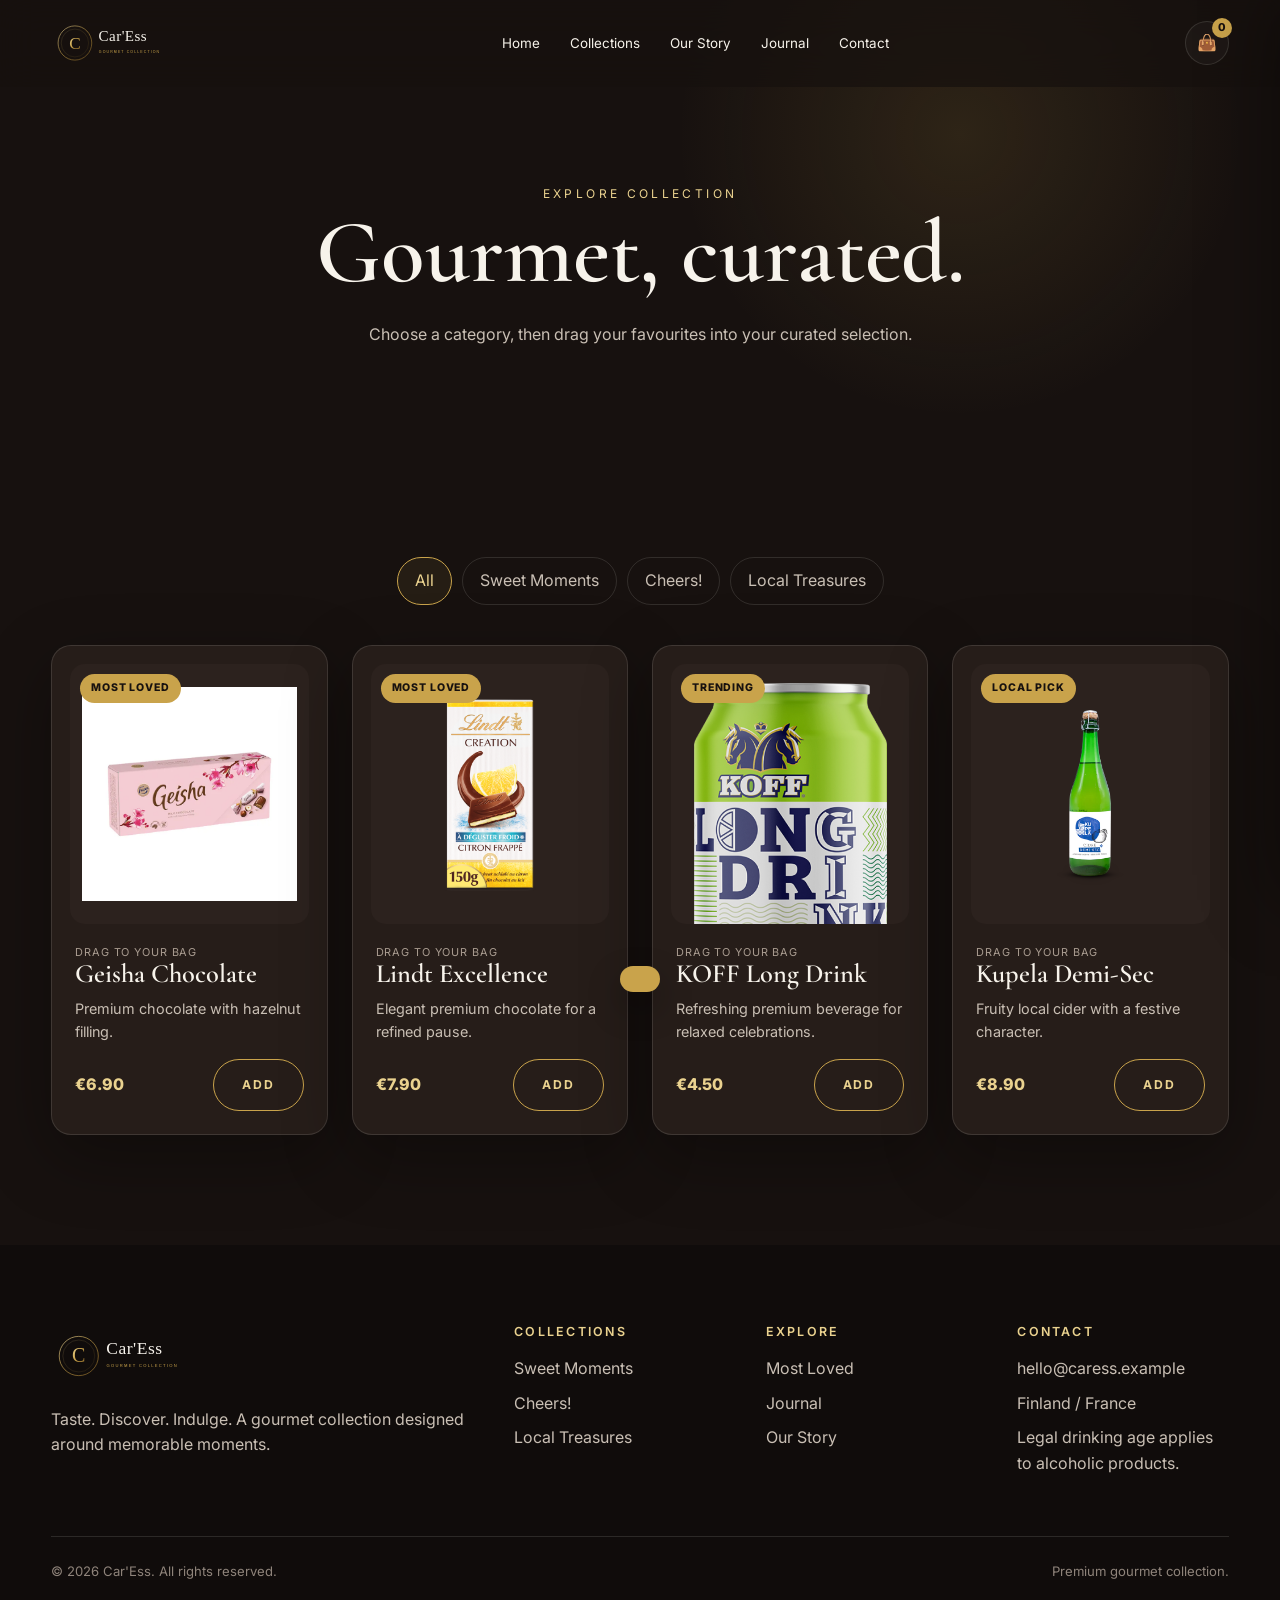
<file: shop.html>
<!doctype html><html lang="en"><head><title>Shop | Car'Ess</title><meta charset="UTF-8"><meta name="viewport" content="width=device-width,initial-scale=1.0">
<meta name="description" content="Car'Ess — premium chocolates, artisanal biscuits, exceptional beverages and local gastronomy.">
<link rel="icon" href="assets/logo.svg" type="image/svg+xml">
<link rel="preconnect" href="https://fonts.googleapis.com"><link rel="preconnect" href="https://fonts.gstatic.com" crossorigin>
<link href="https://fonts.googleapis.com/css2?family=Cormorant+Garamond:wght@400;500;600;700&family=Inter:wght@300;400;500;600;700;800&display=swap" rel="stylesheet">
<link rel="stylesheet" href="css/style.css"><link rel="stylesheet" href="css/animations.css"><link rel="stylesheet" href="css/responsive.css"></head><body><header class="site-header"><div class="container header-inner"><a class="brand" href="index.html"><img src="assets/logo.svg" alt="Car'Ess"></a><nav><ul class="nav-list"><li><a href="index.html">Home</a></li><li class="nav-item"><a href="shop.html">Collections</a><ul class="dropdown-menu"><li><a href="shop.html?category=sweet">Sweet Moments</a></li><li><a href="shop.html?category=cheers">Cheers!</a></li><li><a href="shop.html?category=local">Local Treasures</a></li></ul></li><li><a href="about.html">Our Story</a></li><li><a href="journal.html">Journal</a></li><li><a href="contact.html">Contact</a></li></ul></nav><div class="header-actions"><button class="icon-btn bag-button" data-open-cart aria-label="Open shopping bag">👜<span class="bag-count" data-cart-count>0</span></button><button class="icon-btn menu-toggle" aria-label="Menu">☰</button></div></div></header><main><section class="page-hero"><div class="container reveal"><span class="section-kicker">Explore Collection</span><h1>Gourmet, curated.</h1><p>Choose a category, then drag your favourites into your curated selection.</p></div></section><section class="section"><div class="container"><div class="filters"><button class="filter-btn active" data-filter="all">All</button><button class="filter-btn" data-filter="sweet">Sweet Moments</button><button class="filter-btn" data-filter="cheers">Cheers!</button><button class="filter-btn" data-filter="local">Local Treasures</button></div><div class="product-grid"><article class="product-card reveal" draggable="true" data-category="sweet" data-cart-drop data-id="geisha" data-name="Geisha Chocolate" data-price="6.90"><span class="badge">Most Loved</span><div class="product-image"><img src="assets/images/geisha.webp" alt="Geisha Chocolate" loading="lazy"></div><div class="product-meta"><div class="drag-hint">Drag to your bag</div><h3>Geisha Chocolate</h3><p>Premium chocolate with hazelnut filling.</p><div class="product-row"><span class="price">€6.90</span><button class="btn btn-ghost" data-add-to-cart data-id="geisha" data-name="Geisha Chocolate" data-price="6.90">Add</button></div></div></article><article class="product-card reveal" draggable="true" data-category="sweet" data-cart-drop data-id="lindt" data-name="Lindt Excellence" data-price="7.90"><span class="badge">Most Loved</span><div class="product-image"><img src="assets/images/lindt.webp" alt="Lindt Excellence" loading="lazy"></div><div class="product-meta"><div class="drag-hint">Drag to your bag</div><h3>Lindt Excellence</h3><p>Elegant premium chocolate for a refined pause.</p><div class="product-row"><span class="price">€7.90</span><button class="btn btn-ghost" data-add-to-cart data-id="lindt" data-name="Lindt Excellence" data-price="7.90">Add</button></div></div></article><article class="product-card reveal" draggable="true" data-category="cheers" data-cart-drop data-id="koff" data-name="KOFF Long Drink" data-price="4.50"><span class="badge">Trending</span><div class="product-image"><img src="assets/images/koff.png" alt="KOFF Long Drink" loading="lazy"></div><div class="product-meta"><div class="drag-hint">Drag to your bag</div><h3>KOFF Long Drink</h3><p>Refreshing premium beverage for relaxed celebrations.</p><div class="product-row"><span class="price">€4.50</span><button class="btn btn-ghost" data-add-to-cart data-id="koff" data-name="KOFF Long Drink" data-price="4.50">Add</button></div></div></article><article class="product-card reveal" draggable="true" data-category="local cheers" data-cart-drop data-id="kupela" data-name="Kupela Demi-Sec" data-price="8.90"><span class="badge">Local Pick</span><div class="product-image"><img src="assets/images/kupela.webp" alt="Kupela Demi-Sec" loading="lazy"></div><div class="product-meta"><div class="drag-hint">Drag to your bag</div><h3>Kupela Demi-Sec</h3><p>Fruity local cider with a festive character.</p><div class="product-row"><span class="price">€8.90</span><button class="btn btn-ghost" data-add-to-cart data-id="kupela" data-name="Kupela Demi-Sec" data-price="8.90">Add</button></div></div></article></div></div></section></main><div class="drawer-backdrop"></div><aside class="cart-drawer"><div class="drawer-head"><h3>Your Curated Selection</h3><button data-close-cart>×</button></div><div class="cart-items"></div><div class="drawer-foot"><div class="total-row"><span>Total</span><strong data-cart-total>€0.00</strong></div><a class="btn btn-primary full" href="contact.html">Continue to checkout</a><p style="font-size:.72rem;margin-top:12px">Demo storefront — connect payment, delivery and order processing before launch.</p></div></aside><div class="toast" role="status"></div><footer class="site-footer"><div class="container footer-grid"><div class="footer-brand"><img src="assets/logo.svg" alt="Car'Ess"><p>Taste. Discover. Indulge. A gourmet collection designed around memorable moments.</p></div><div class="footer-col"><h4>Collections</h4><ul><li><a href="shop.html?category=sweet">Sweet Moments</a></li><li><a href="shop.html?category=cheers">Cheers!</a></li><li><a href="shop.html?category=local">Local Treasures</a></li></ul></div><div class="footer-col"><h4>Explore</h4><ul><li><a href="shop.html">Most Loved</a></li><li><a href="journal.html">Journal</a></li><li><a href="about.html">Our Story</a></li></ul></div><div class="footer-col"><h4>Contact</h4><ul><li><a href="mailto:hello@caress.example">hello@caress.example</a></li><li>Finland / France</li><li>Legal drinking age applies to alcoholic products.</li></ul></div></div><div class="container footer-bottom"><span>© 2026 Car'Ess. All rights reserved.</span><span>Premium gourmet collection.</span></div></footer><script src="js/app.js"></script><script>
document.addEventListener("DOMContentLoaded",()=>{const b=document.querySelectorAll("[data-filter]"),c=document.querySelectorAll(".product-card");b.forEach(x=>x.addEventListener("click",()=>{b.forEach(y=>y.classList.remove("active"));x.classList.add("active");let f=x.dataset.filter;c.forEach(y=>y.style.display=f==="all"||y.dataset.category?.includes(f)?"":"none")}));});
</script></body></html>
</file>
<file: css/style.css>
:root{--bg:#17110f;--surface:#261d19;--surface2:#30251f;--gold:#c9a34b;--gold2:#ead28f;--cream:#f7f3eb;--muted:#c9bfb4;--line:rgba(247,243,235,.12);--shadow:0 22px 70px rgba(0,0,0,.32);--ease:cubic-bezier(.2,.75,.2,1)}
*{box-sizing:border-box;margin:0;padding:0}html{scroll-behavior:smooth}body{background:var(--bg);color:var(--cream);font-family:Inter,Arial,sans-serif;line-height:1.6;overflow-x:hidden}body.drawer-open{overflow:hidden}a{color:inherit;text-decoration:none}button,input{font:inherit}button{cursor:pointer}img{display:block;max-width:100%}ul{list-style:none}.container{width:min(1240px,92%);margin:auto}
h1,h2,h3,h4{font-family:"Cormorant Garamond",Georgia,serif;line-height:1.05;font-weight:600}h1{font-size:clamp(3.5rem,7vw,7rem)}h2{font-size:clamp(2.5rem,5vw,4.5rem)}h3{font-size:2rem}p{color:var(--muted)}.section{padding:110px 0}.section-head{max-width:760px;margin:0 auto 58px;text-align:center}.section-head h2{margin:14px 0 18px}.eyebrow,.section-kicker{color:var(--gold2);font-size:.75rem;text-transform:uppercase;letter-spacing:.28em}
.btn{display:inline-flex;align-items:center;justify-content:center;border:1px solid var(--gold);border-radius:999px;padding:15px 28px;min-height:52px;text-transform:uppercase;letter-spacing:.16em;font-size:.76rem;font-weight:700;position:relative;overflow:hidden;transition:transform .3s var(--ease),background .3s,color .3s,box-shadow .3s}.btn:before{content:"";position:absolute;inset:0 auto 0 -120%;width:70%;transform:skewX(-25deg);background:linear-gradient(90deg,transparent,rgba(255,255,255,.35),transparent);transition:left .8s}.btn:hover:before{left:150%}.btn-primary{background:var(--gold);color:#17110f;box-shadow:0 10px 35px rgba(201,163,75,.18)}.btn-primary:hover{transform:translateY(-3px);box-shadow:0 16px 42px rgba(201,163,75,.3)}.btn-ghost{color:var(--gold2);background:transparent}.btn-ghost:hover{background:var(--gold);color:#17110f;transform:translateY(-3px)}
#preloader{position:fixed;inset:0;z-index:9999;display:grid;place-items:center;background:var(--bg);transition:opacity .7s}#preloader img{width:230px;animation:logoPulse 2s ease-in-out infinite}@keyframes logoPulse{50%{transform:scale(1.025);opacity:.72}}
.site-header{position:fixed;inset:0 0 auto;z-index:1000;background:rgba(23,17,15,.72);backdrop-filter:blur(18px);border-bottom:1px solid transparent;transition:.3s}.site-header.scrolled{border-color:var(--line);background:rgba(23,17,15,.92)}.header-inner{height:86px;display:flex;align-items:center;justify-content:space-between;gap:25px}.brand img{width:155px}.nav-list{display:flex;gap:30px;align-items:center}.nav-list a{font-size:.84rem;color:var(--cream);position:relative}.nav-list a:after{content:"";position:absolute;left:0;bottom:-7px;width:0;height:1px;background:var(--gold);transition:.3s}.nav-list a:hover:after{width:100%}.nav-item{position:relative}.dropdown-menu{position:absolute;left:-18px;top:calc(100% + 18px);width:220px;padding:12px;background:#201815;border:1px solid var(--line);border-radius:16px;box-shadow:var(--shadow);opacity:0;visibility:hidden;transform:translateY(8px);transition:.25s}.nav-item:hover .dropdown-menu{opacity:1;visibility:visible;transform:none}.dropdown-menu a{display:block;padding:11px 12px}.header-actions{display:flex;align-items:center;gap:14px}.icon-btn{width:44px;height:44px;border:1px solid var(--line);border-radius:50%;background:rgba(255,255,255,.03);color:var(--cream);display:grid;place-items:center}.bag-button{position:relative}.bag-count{position:absolute;right:-4px;top:-4px;width:20px;height:20px;border-radius:50%;background:var(--gold);color:#17110f;display:grid;place-items:center;font-size:.68rem;font-weight:800}.menu-toggle{display:none}
.hero{min-height:100vh;position:relative;display:grid;align-items:center;overflow:hidden;background:radial-gradient(circle at 80% 35%,rgba(201,163,75,.12),transparent 28%),radial-gradient(circle at 20% 80%,rgba(201,163,75,.08),transparent 30%),var(--bg)}.hero:after{content:"";position:absolute;inset:0;background:linear-gradient(90deg,rgba(23,17,15,.95),rgba(23,17,15,.55) 48%,rgba(23,17,15,.15));pointer-events:none}.hero-grid{position:relative;z-index:2;display:grid;grid-template-columns:1fr 1fr;gap:70px;align-items:center;padding-top:90px}.hero-copy{max-width:670px}.hero-copy h1{margin:20px 0}.hero-copy p{font-size:1.08rem;max-width:580px}.hero-actions{display:flex;gap:14px;flex-wrap:wrap;margin-top:34px}.hero-stage{height:650px;position:relative}.hero-product{position:absolute;object-fit:contain;filter:drop-shadow(0 30px 30px rgba(0,0,0,.45));animation:float 7s ease-in-out infinite;transition:transform .4s}.hero-product:hover{transform:scale(1.06) rotate(1deg)}.hero-product.one{width:250px;left:2%;top:12%}.hero-product.two{width:270px;right:4%;top:3%;animation-delay:-2s}.hero-product.three{width:170px;left:22%;bottom:8%;animation-delay:-4s}.hero-product.four{width:220px;right:10%;bottom:1%;animation-delay:-5s}@keyframes float{50%{translate:0 -18px}}.hero-glow{position:absolute;width:360px;height:360px;border-radius:50%;background:radial-gradient(circle,rgba(201,163,75,.16),transparent 70%);filter:blur(10px);pointer-events:none;transform:translate(-50%,-50%);transition:opacity .3s}.hero-note{position:absolute;right:6%;bottom:8%;z-index:3;max-width:220px;padding:18px;border:1px solid rgba(201,163,75,.28);background:rgba(23,17,15,.6);backdrop-filter:blur(12px);border-radius:18px}.hero-note strong{font-family:"Cormorant Garamond",serif;font-size:1.4rem;color:var(--gold2)}
.collection-grid{display:grid;grid-template-columns:repeat(3,1fr);gap:26px}.collection-card{position:relative;min-height:560px;border-radius:22px;overflow:hidden;background:var(--surface);box-shadow:var(--shadow);border:1px solid var(--line)}.collection-card img{width:100%;height:300px;object-fit:contain;background:#2b211d;transition:.6s var(--ease)}.collection-card:hover img{transform:scale(1.05)}.collection-body{padding:30px}.collection-number{color:var(--gold);letter-spacing:.2em;font-size:.72rem}.collection-body h3{margin:10px 0 14px}.collection-body ul{display:grid;gap:7px;margin:20px 0;color:var(--muted);font-size:.92rem}.collection-link{color:var(--gold2);font-weight:700;font-size:.85rem}
/* =========================================================
   CAR'ESS — OUR SELECTION / BRAND SECTION
   ========================================================= */

.brand-selection-section {
  background: #f3eee5;
  color: #302722;
  padding: 105px 0 95px;
  position: relative;
  overflow: hidden;
}

.brand-selection-section::before {
  content: "";
  position: absolute;
  width: 420px;
  height: 420px;
  border-radius: 50%;
  top: -250px;
  right: -120px;
  background: rgba(182, 154, 101, 0.10);
  pointer-events: none;
}

.brand-selection-section::after {
  content: "";
  position: absolute;
  width: 320px;
  height: 320px;
  border-radius: 50%;
  bottom: -220px;
  left: -120px;
  background: rgba(99, 61, 55, 0.06);
  pointer-events: none;
}

.brand-selection-section .container {
  position: relative;
  z-index: 2;
}

.brand-selection-intro {
  max-width: 700px;
  margin: 0 auto 55px;
  text-align: center;
}

.brand-selection-intro .section-kicker {
  color: #9a7d4d;
}

.brand-selection-intro h2 {
  color: #302722;
  font-size: clamp(2.8rem, 5vw, 4.6rem);
  line-height: 0.98;
  margin: 16px 0 22px;
}

.brand-selection-intro p {
  max-width: 620px;
  margin: 0 auto;
  color: #74675d;
  font-size: 1rem;
  line-height: 1.8;
}

.brand-selection-grid {
  display: grid;
  grid-template-columns: repeat(4, 1fr);
  gap: 20px;
}

.brand-selection-card {
  min-height: 245px;
  padding: 22px;
  background: rgba(255, 252, 247, 0.78);
  border: 1px solid rgba(80, 60, 40, 0.10);
  border-radius: 6px;
  display: flex;
  flex-direction: column;
  align-items: center;
  justify-content: center;
  text-align: center;
  text-decoration: none;
  color: #302722;
  box-shadow: 0 10px 35px rgba(60, 42, 25, 0.05);
  transition:
    transform 0.35s ease,
    box-shadow 0.35s ease,
    background 0.35s ease;
}

.brand-selection-card:hover {
  transform: translateY(-7px);
  background: #fffdf9;
  box-shadow: 0 20px 45px rgba(60, 42, 25, 0.10);
}

.brand-logo-wrap {
  width: 100%;
  height: 105px;
  display: flex;
  align-items: center;
  justify-content: center;
  margin-bottom: 17px;
}

.brand-logo-wrap img {
  display: block;
  width: auto;
  max-width: 145px;
  max-height: 78px;
  object-fit: contain;
  transition: transform 0.35s ease;
}

.brand-selection-card:hover .brand-logo-wrap img {
  transform: scale(1.04);
}

.brand-selection-name {
  font-family: "Cormorant Garamond", Georgia, serif;
  font-size: 1.45rem;
  font-weight: 600;
  color: #302722;
  margin-bottom: 6px;
}

.brand-selection-link {
  color: #9a7d4d;
  font-size: 0.68rem;
  text-transform: uppercase;
  letter-spacing: 0.14em;
  opacity: 0;
  transform: translateY(4px);
  transition: opacity 0.3s ease, transform 0.3s ease;
}

.brand-selection-card:hover .brand-selection-link {
  opacity: 1;
  transform: translateY(0);
}

.brand-selection-footer {
  margin-top: 45px;
  padding-top: 22px;
  border-top: 1px solid rgba(80, 60, 40, 0.12);
  text-align: center;
  color: #8b796a;
  font-size: 0.7rem;
  text-transform: uppercase;
  letter-spacing: 0.24em;
}


/* Mobile */
@media (max-width: 1050px) {
  .brand-selection-grid {
    grid-template-columns: repeat(2, 1fr);
  }
}

@media (max-width: 600px) {
  .brand-selection-section {
    padding: 75px 0 65px;
  }

  .brand-selection-intro {
    margin-bottom: 35px;
  }

  .brand-selection-intro h2 {
    font-size: 2.8rem;
  }

  .brand-selection-grid {
    grid-template-columns: 1fr 1fr;
    gap: 12px;
  }

  .brand-selection-card {
    min-height: 190px;
    padding: 15px;
  }

  .brand-logo-wrap {
    height: 75px;
  }

  .brand-logo-wrap img {
    max-width: 110px;
    max-height: 58px;
  }

  .brand-selection-name {
    font-size: 1.2rem;
  }

  .brand-selection-link {
    display: none;
  }
}

.product-grid{display:grid;grid-template-columns:repeat(4,1fr);gap:24px}.product-card{position:relative;background:var(--surface);border:1px solid var(--line);border-radius:20px;padding:18px;cursor:grab;box-shadow:var(--shadow);transition:.35s var(--ease)}.product-card:hover{transform:translateY(-8px);border-color:rgba(201,163,75,.4)}.product-card.dragging{opacity:.45;transform:scale(.97)}.product-image{height:260px;border-radius:15px;background:#2c221e;display:grid;place-items:center;overflow:hidden}.product-image img{height:90%;width:90%;object-fit:contain;transition:.45s}.product-card:hover .product-image img{transform:scale(1.06)}.product-meta{padding:20px 5px 5px}.product-meta h3{font-size:1.65rem}.product-meta p{font-size:.9rem;margin:8px 0}.product-row{display:flex;align-items:center;justify-content:space-between;gap:10px;margin-top:16px}.price{color:var(--gold2);font-weight:800}.badge{position:absolute;z-index:2;top:28px;left:28px;background:var(--gold);color:#17110f;padding:6px 11px;border-radius:999px;font-size:.66rem;font-weight:800;letter-spacing:.08em;text-transform:uppercase}.drag-hint{font-size:.68rem;color:#a99c90;text-transform:uppercase;letter-spacing:.08em}
.promo-grid{display:grid;grid-template-columns:1.1fr .9fr;gap:24px}.promo-card{min-height:330px;border:1px solid var(--line);border-radius:22px;padding:42px;position:relative;overflow:hidden;background:linear-gradient(135deg,#2b211d,#1d1513)}.promo-card:after{content:"";position:absolute;width:260px;height:260px;border-radius:50%;right:-70px;bottom:-90px;background:radial-gradient(circle,rgba(201,163,75,.2),transparent 68%)}.promo-card h3{font-size:2.7rem;max-width:500px;margin:12px 0}.trend-tag{display:inline-block;color:var(--gold2);font-size:.72rem;text-transform:uppercase;letter-spacing:.2em}
.story .container{position:relative;z-index:2;max-width:900px}.story h2{margin:18px 0}.story p{max-width:700px;margin:auto}
.gallery{display:grid;grid-template-columns:2fr 1fr 1fr;grid-auto-rows:220px;gap:18px}.gallery-item{border-radius:18px;background:#2b211d;overflow:hidden;position:relative}.gallery-item:before{content:"";position:absolute;inset:0;background:linear-gradient(135deg,rgba(201,163,75,.12),transparent 50%)}.gallery-item.large,.gallery-item.tall{grid-row:span 2}.gallery-caption{position:absolute;left:18px;bottom:16px;color:var(--cream);font-family:"Cormorant Garamond",serif;font-size:1.45rem}
.journal-grid{display:grid;grid-template-columns:repeat(3,1fr);gap:24px}.journal-card{padding:34px;border:1px solid var(--line);border-radius:20px;background:var(--surface);transition:.35s}.journal-card:hover{transform:translateY(-7px)}.journal-card h3{margin:12px 0}.journal-card a{display:inline-block;margin-top:22px;color:var(--gold2);font-weight:700}.newsletter{background:#211815;text-align:center}.newsletter-box{max-width:760px;margin:auto}.newsletter-form{display:flex;gap:10px;max-width:620px;margin:30px auto 0}.newsletter-form input{flex:1;min-width:0;background:#2c221e;color:var(--cream);border:1px solid var(--line);border-radius:999px;padding:16px 20px;outline:none}
.site-footer{padding:80px 0 28px;background:#100c0b}.footer-grid{display:grid;grid-template-columns:2fr 1fr 1fr 1fr;gap:40px}.footer-brand img{width:180px;margin-bottom:20px}.footer-col h4{color:var(--gold2);font-family:Inter,sans-serif;font-size:.78rem;letter-spacing:.18em;text-transform:uppercase;margin-bottom:18px}.footer-col li{margin:9px 0;color:var(--muted)}.footer-bottom{margin-top:50px;padding-top:24px;border-top:1px solid var(--line);display:flex;justify-content:space-between;gap:20px;color:#8f847b;font-size:.82rem}
.drawer-backdrop{position:fixed;inset:0;background:rgba(0,0,0,.55);opacity:0;visibility:hidden;transition:.35s;z-index:1190}.drawer-backdrop.open{opacity:1;visibility:visible}.cart-drawer{position:fixed;right:0;top:0;height:100vh;width:min(440px,100%);background:#1d1513;z-index:1200;transform:translateX(105%);transition:.45s var(--ease);display:flex;flex-direction:column;border-left:1px solid var(--line);box-shadow:-25px 0 70px rgba(0,0,0,.4)}.cart-drawer.open{transform:none}.drawer-head{display:flex;align-items:center;justify-content:space-between;padding:25px;border-bottom:1px solid var(--line)}.drawer-head button{background:none;border:0;color:var(--cream);font-size:2rem}.cart-items{flex:1;overflow:auto;padding:20px 25px}.empty-cart{text-align:center;padding:70px 20px}.cart-item{display:grid;grid-template-columns:1fr auto;gap:12px;padding:18px 0;border-bottom:1px solid var(--line)}.cart-item h4{font-size:1.3rem}.cart-item small{color:var(--muted)}.cart-item-price{color:var(--gold2);font-weight:800}.remove-item{background:none;border:0;color:#9c8f86;font-size:.75rem;margin-top:8px}.drawer-foot{padding:25px;border-top:1px solid var(--line)}.total-row{display:flex;justify-content:space-between;margin-bottom:18px}.total-row strong{color:var(--gold2)}.full{width:100%}.toast{position:fixed;left:50%;bottom:28px;z-index:1400;transform:translate(-50%,120px);background:var(--gold);color:#17110f;padding:13px 20px;border-radius:999px;font-weight:800;transition:.4s var(--ease);box-shadow:0 15px 35px rgba(0,0,0,.3)}.toast.show{transform:translate(-50%,0)}.drag-target-active{box-shadow:0 0 0 2px var(--gold),0 0 35px rgba(201,163,75,.35)}.reveal{opacity:0;transform:translateY(24px);transition:opacity .8s var(--ease),transform .8s var(--ease)}.reveal.visible{opacity:1;transform:none}
.page-hero{padding:180px 0 100px;background:radial-gradient(circle at 75% 30%,rgba(201,163,75,.13),transparent 28%),var(--bg)}.page-hero .container{max-width:950px;text-align:center}.page-hero p{max-width:680px;margin:22px auto 0}.filters{display:flex;gap:10px;justify-content:center;flex-wrap:wrap;margin-bottom:40px}.filter-btn{border:1px solid var(--line);background:transparent;color:var(--muted);padding:10px 17px;border-radius:999px}.filter-btn.active,.filter-btn:hover{border-color:var(--gold);color:var(--gold2);background:rgba(201,163,75,.08)}
.product-detail{display:grid;grid-template-columns:1fr 1fr;gap:70px;align-items:center}.product-detail-media{background:#2b211d;border-radius:26px;padding:40px;min-height:580px;display:grid;place-items:center}.product-detail-media img{max-height:500px;object-fit:contain}.product-detail h1{font-size:clamp(3rem,6vw,5.5rem);margin:15px 0}.detail-price{font-size:1.4rem;color:var(--gold2);font-weight:800;margin:20px 0}.bullets{display:grid;gap:8px;margin:25px 0;color:var(--muted)}
.about-grid,.contact-grid{display:grid;grid-template-columns:1fr 1fr;gap:30px}.about-card,.contact-card{background:var(--surface);border:1px solid var(--line);border-radius:22px;padding:42px}.contact-form{display:grid;gap:14px}.contact-form label{font-size:.8rem;color:var(--gold2);letter-spacing:.1em;text-transform:uppercase}.contact-form input,.contact-form textarea{background:#2c221e;color:var(--cream);border:1px solid var(--line);border-radius:12px;padding:14px;outline:none}.contact-form textarea{min-height:150px;resize:vertical}
@media(max-width:1050px){.nav-list{display:none}.menu-toggle{display:grid}.hero-grid,.product-detail,.about-grid,.contact-grid{grid-template-columns:1fr}.hero-stage{height:520px;max-width:650px;width:100%;margin:auto}.collection-grid{grid-template-columns:1fr 1fr}.product-grid{grid-template-columns:1fr 1fr}.promo-grid{grid-template-columns:1fr}.journal-grid{grid-template-columns:1fr 1fr}.footer-grid{grid-template-columns:2fr 1fr 1fr}}
@media(max-width:680px){.header-inner{height:74px}.brand img{width:130px}.hero-grid{padding-top:90px}.hero-stage{height:390px}.hero-product.one{width:170px}.hero-product.two{width:190px}.hero-product.three{width:120px}.hero-product.four{width:150px}.collection-grid,.product-grid,.journal-grid{grid-template-columns:1fr}.gallery{grid-template-columns:1fr 1fr;grid-auto-rows:170px}.gallery-item.large,.gallery-item.tall{grid-row:span 1}.newsletter-form{flex-direction:column}.newsletter-form .btn{width:100%}.footer-grid{grid-template-columns:1fr 1fr}.footer-brand{grid-column:1/-1}.footer-bottom{flex-direction:column}.product-detail-media{min-height:400px}}
@media(max-width:560px){.container{width:min(92%,430px)}.section{padding:78px 0}.hero-copy p{font-size:1rem}.hero-actions{flex-direction:column;align-items:stretch}.hero-actions .btn{text-align:center}.hero-note{right:2%;bottom:2%;font-size:.78rem;padding:12px;max-width:170px}.footer-grid{grid-template-columns:1fr}.footer-brand{grid-column:auto}}
/* =========================================================
   CAR'ESS FEELING — LUXURY GIFT MOMENT
   ========================================================= */

.feeling-hero {
  position: relative;
  min-height: 650px;

  display: flex;
  align-items: center;
  justify-content: center;

  text-align: center;

  color: #fffaf2;

  background-image:
    url("../assets/images/hero-feeling-gift.jpg");

  background-size: cover;
  background-position: center center;

  overflow: hidden;
}


/* =========================================================
   PHOTO OVERLAY
   ========================================================= */

.feeling-hero-overlay {
  position: absolute;
  inset: 0;

  background:
    linear-gradient(
      90deg,
      rgba(20, 12, 9, 0.70) 0%,
      rgba(20, 12, 9, 0.48) 45%,
      rgba(20, 12, 9, 0.60) 100%
    );

  z-index: 1;
}


/* =========================================================
   MAIN CONTENT
   ========================================================= */

.feeling-hero-button-wrap {
  position: absolute;
  left: 50%;
  bottom: 45px;
  transform: translateX(-50%);
  z-index: 4;
}





/* =========================================================
   SMALL GOLD HEADING
   ========================================================= */

.feeling-hero-kicker {
  margin-bottom: 24px;

  color: #d9ad52;

  font-size: 0.72rem;
  font-weight: 600;

  letter-spacing: 0.32em;
  text-transform: uppercase;
}


/* =========================================================
   MAIN HEADLINE
   ========================================================= */

.feeling-hero-title {
  max-width: 950px;

  margin: 0 auto 28px;

  font-family:
    "Cormorant Garamond",
    Georgia,
    serif;

  font-size: clamp(3rem, 6vw, 6rem);

  font-weight: 500;
  line-height: 0.98;

  letter-spacing: -0.025em;

  color: #fffaf2;

  text-shadow:
    0 3px 25px rgba(0, 0, 0, 0.40);
}


/* =========================================================
   SUPPORTING MESSAGE
   ========================================================= */

.feeling-hero-text {
  max-width: 680px;

  margin: 0 auto 36px;

  color: rgba(255, 248, 237, 0.92);

  font-size: 1rem;
  line-height: 1.75;

  text-shadow:
    0 2px 12px rgba(0, 0, 0, 0.40);
}


/* =========================================================
   OUR STORY BUTTON
   ========================================================= */

.feeling-hero-button {
  display: inline-flex;

  align-items: center;
  justify-content: center;

  min-width: 150px;

  padding: 17px 32px;

  border-radius: 999px;

  background: #d2a845;
  color: #1e1713;

  text-decoration: none;

  font-size: 0.72rem;
  font-weight: 700;

  letter-spacing: 0.18em;
  text-transform: uppercase;

  box-shadow:
    0 12px 35px rgba(0, 0, 0, 0.25);

  transition:
    transform 0.3s ease,
    background 0.3s ease,
    box-shadow 0.3s ease;
}


.feeling-hero-button:hover {
  transform: translateY(-3px);

  background: #e0ba61;

  box-shadow:
    0 18px 40px rgba(0, 0, 0, 0.32);
}


/* =========================================================
   SUBTLE SPARKLES
   ========================================================= */

.feeling-sparkles {
  position: absolute;
  inset: 0;

  z-index: 2;

  pointer-events: none;
}


/* Four small, discreet sparkles */

.feeling-sparkles span {
  position: absolute;

  width: 3px;
  height: 3px;

  border-radius: 50%;

  background: #f5d37b;

  opacity: 0.35;

  box-shadow:
    0 0 7px rgba(245, 211, 123, 0.55);

  animation:
    feelingSparkle 6s ease-in-out infinite;
}


/* =========================================================
   SPARKLE POSITIONS
   ========================================================= */

.feeling-sparkles span:nth-child(1) {
  top: 20%;
  left: 13%;

  animation-delay: 0s;
}


.feeling-sparkles span:nth-child(2) {
  top: 27%;
  right: 16%;

  animation-delay: 1.8s;
}


.feeling-sparkles span:nth-child(3) {
  top: 72%;
  left: 18%;

  animation-delay: 3.2s;
}


.feeling-sparkles span:nth-child(4) {
  top: 65%;
  right: 12%;

  animation-delay: 4.5s;
}


/* =========================================================
   SPARKLE ANIMATION
   ========================================================= */

@keyframes feelingSparkle {

  0%,
  100% {
    opacity: 0.15;
    transform: scale(0.7);
  }

  50% {
    opacity: 0.55;
    transform: scale(1.2);
  }
}


/* =========================================================
   MOBILE
   ========================================================= */

@media (max-width: 700px) {

  .feeling-hero {
    min-height: 680px;

    background-position: 58% center;
  }


  .feeling-hero-kicker {
    font-size: 0.65rem;

    letter-spacing: 0.22em;
  }

  .feeling-hero-title {
    font-size: clamp(2.7rem, 12vw, 4.2rem);

    line-height: 0.98;
  }

  .feeling-hero-text {
    font-size: 0.92rem;

    line-height: 1.65;
  }

  .feeling-hero-button {
    padding: 15px 28px;
  }
}
</file>
<file: css/animations.css>
@media (prefers-reduced-motion:reduce){*,*::before,*::after{scroll-behavior:auto!important;animation-duration:.01ms!important;transition-duration:.01ms!important}}.reveal-delay-1{transition-delay:.08s}.reveal-delay-2{transition-delay:.16s}.reveal-delay-3{transition-delay:.24s}
</file>
<file: css/responsive.css>
/* Extra responsive rules can be added here as the store grows. */
</file>
